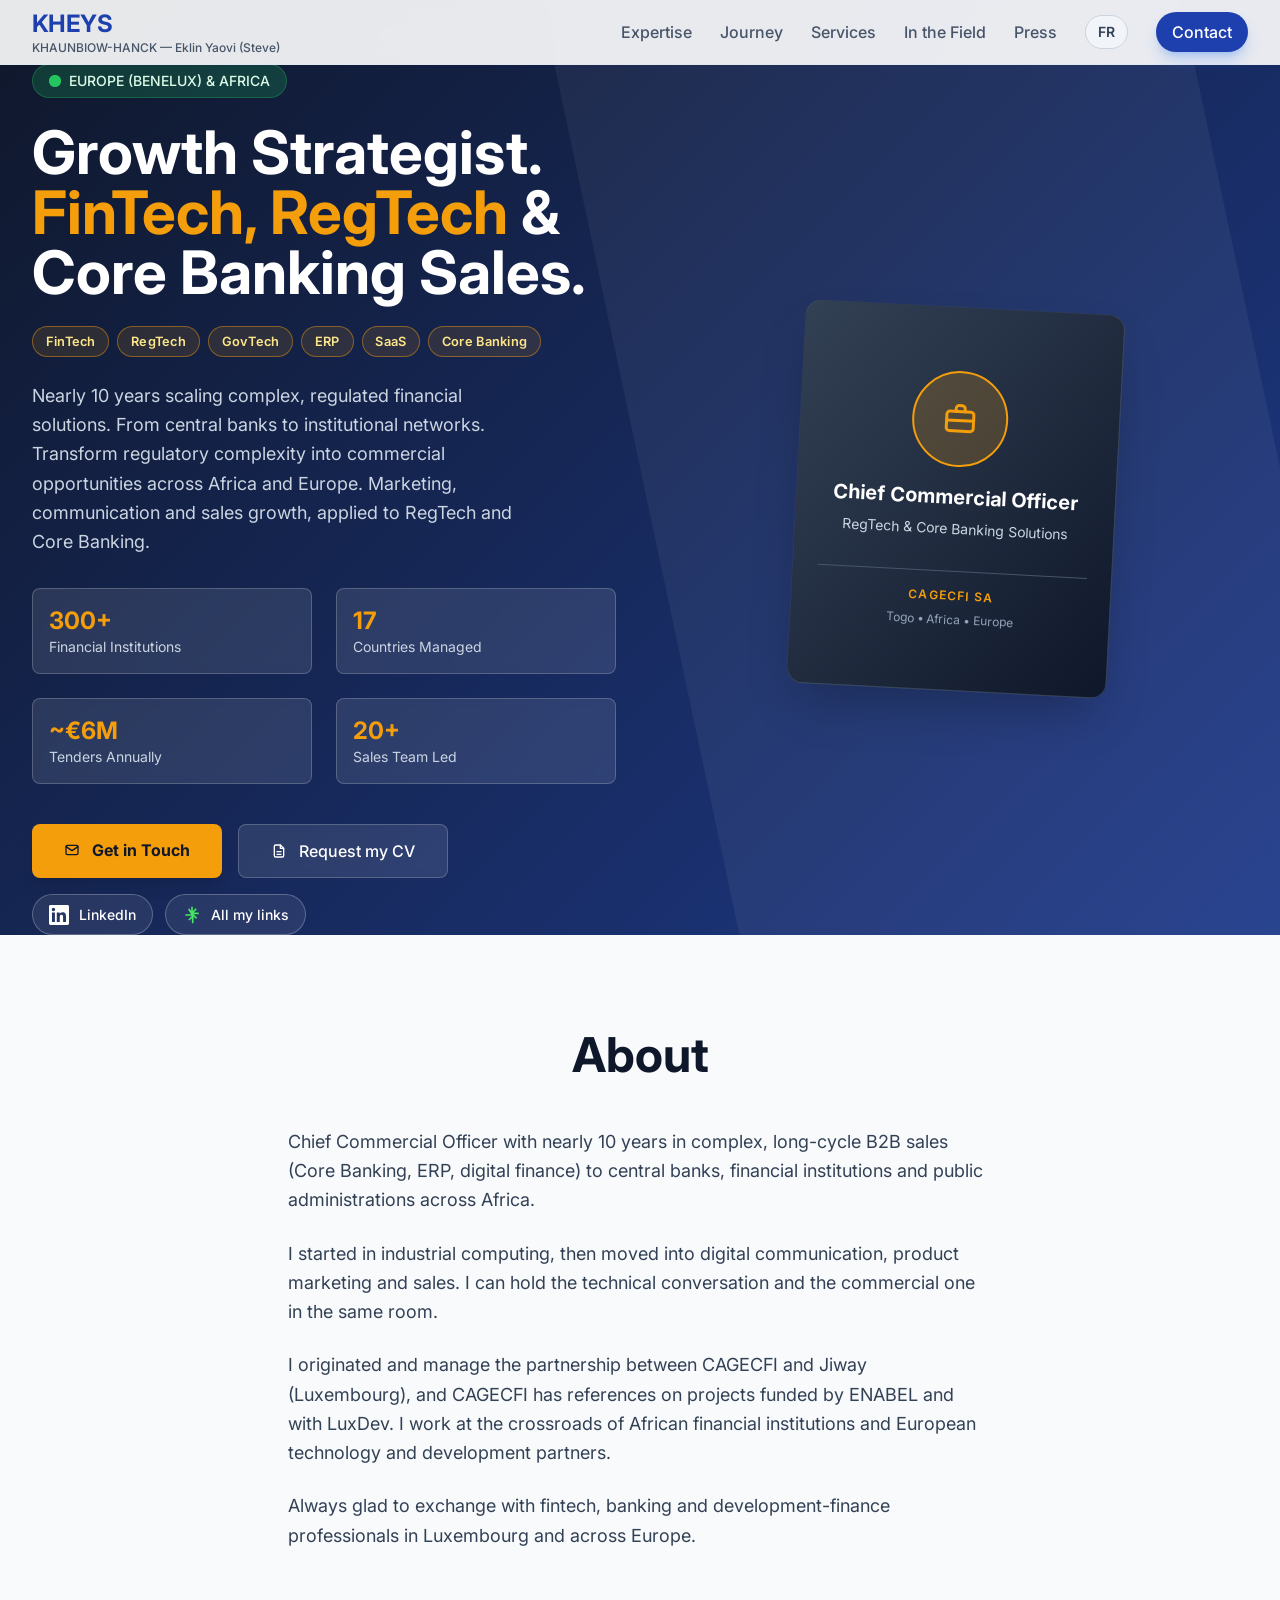
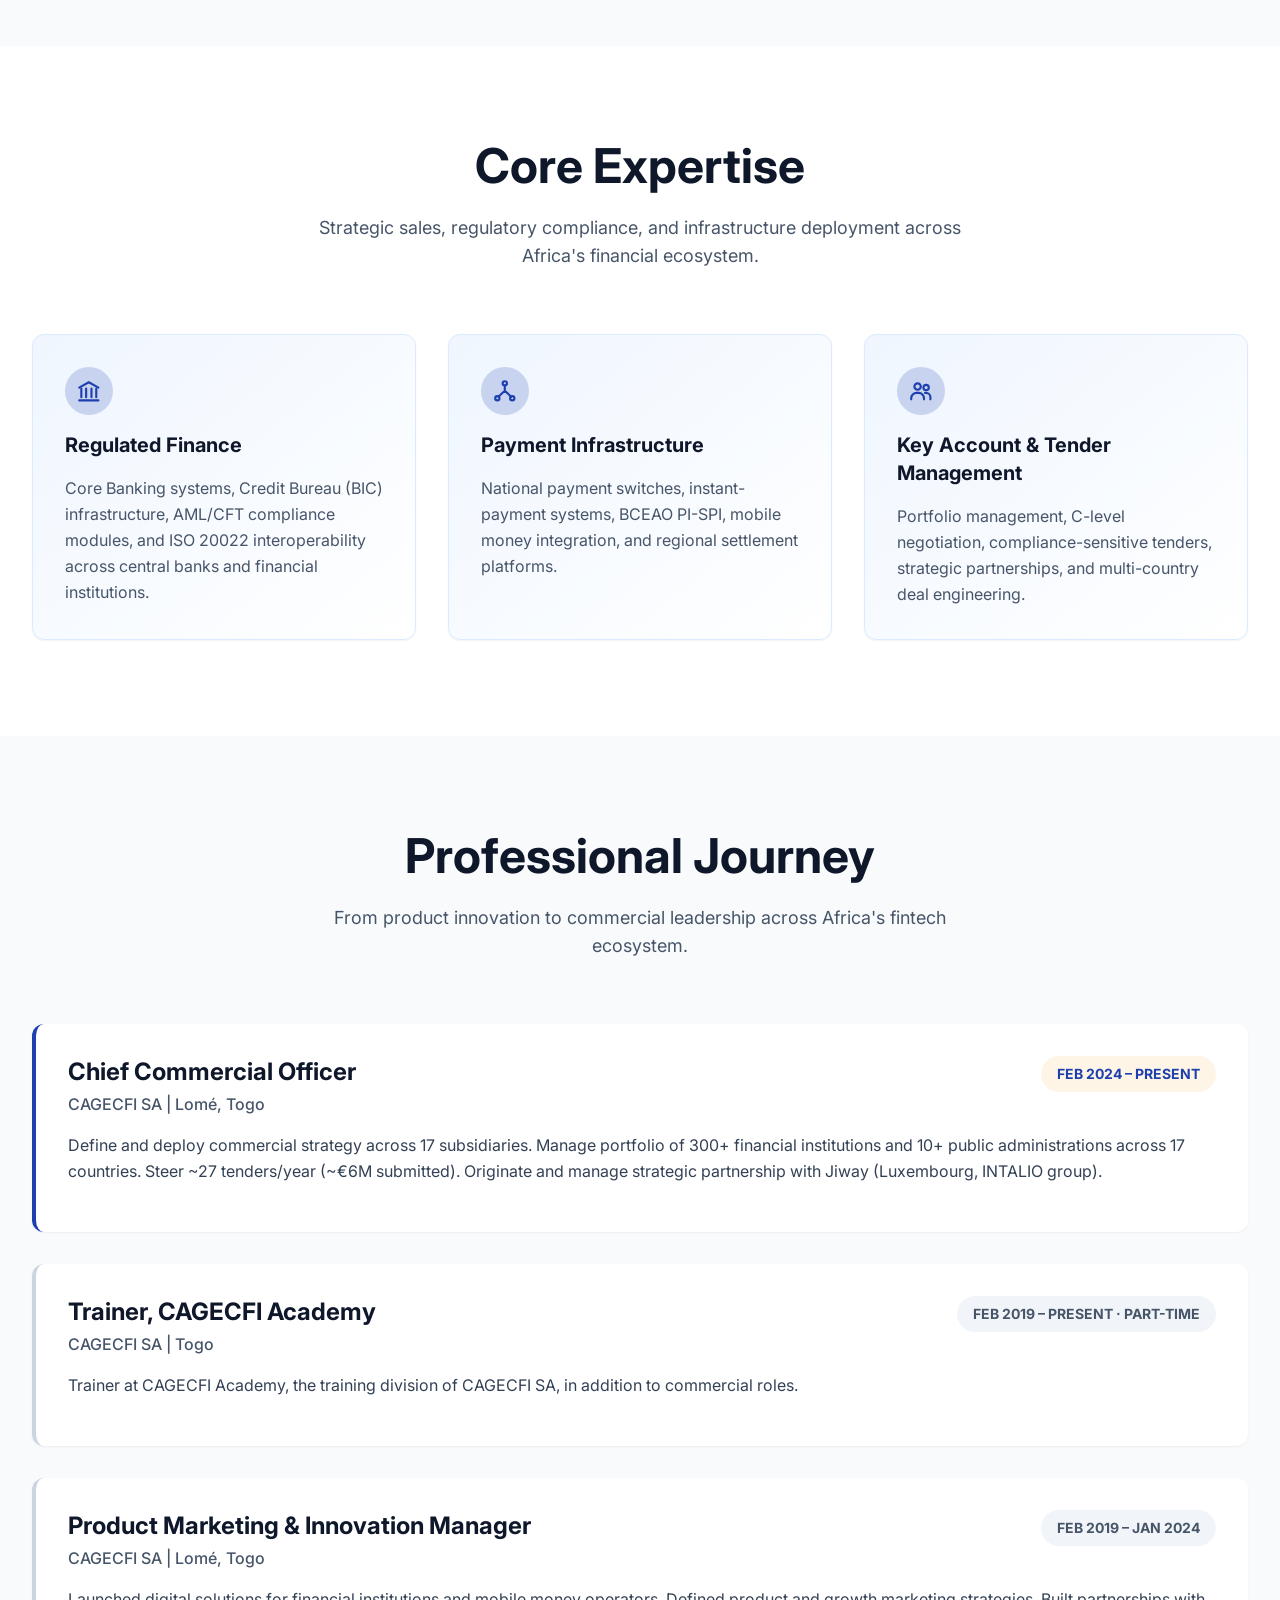
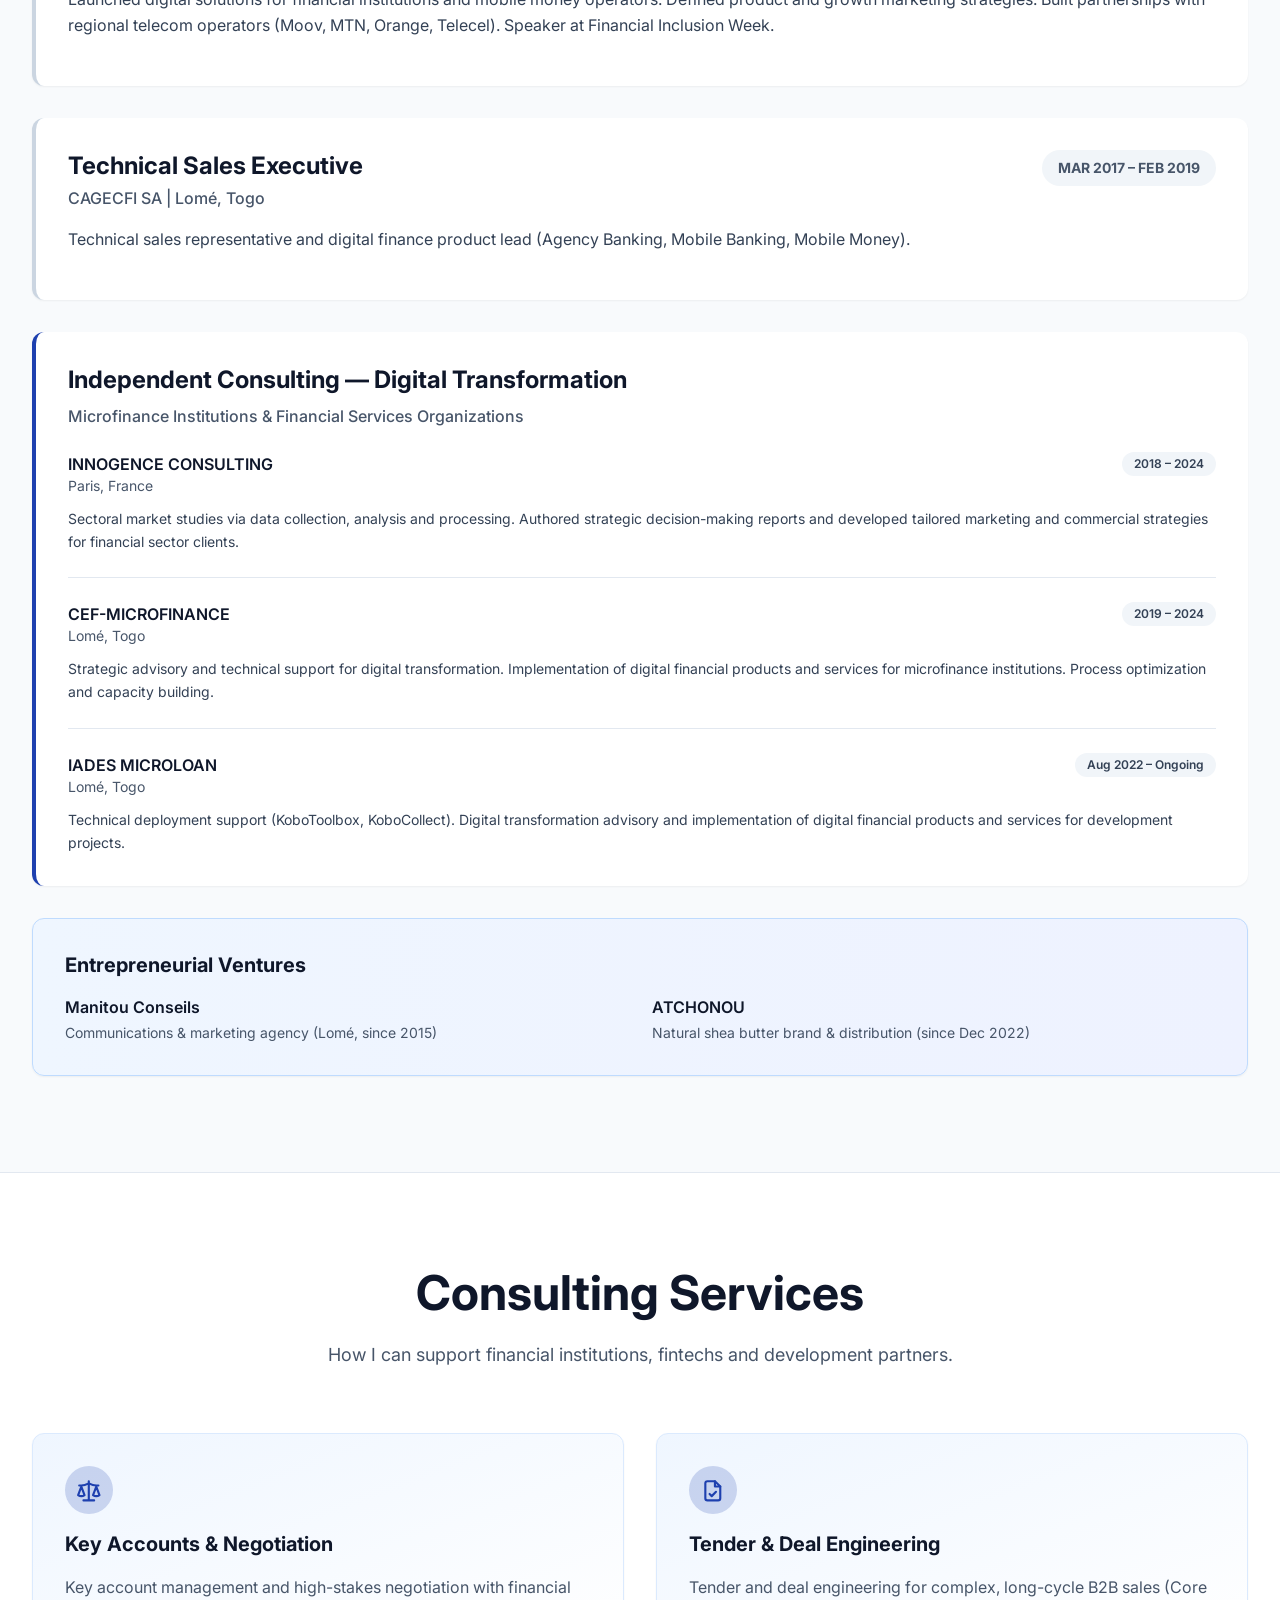
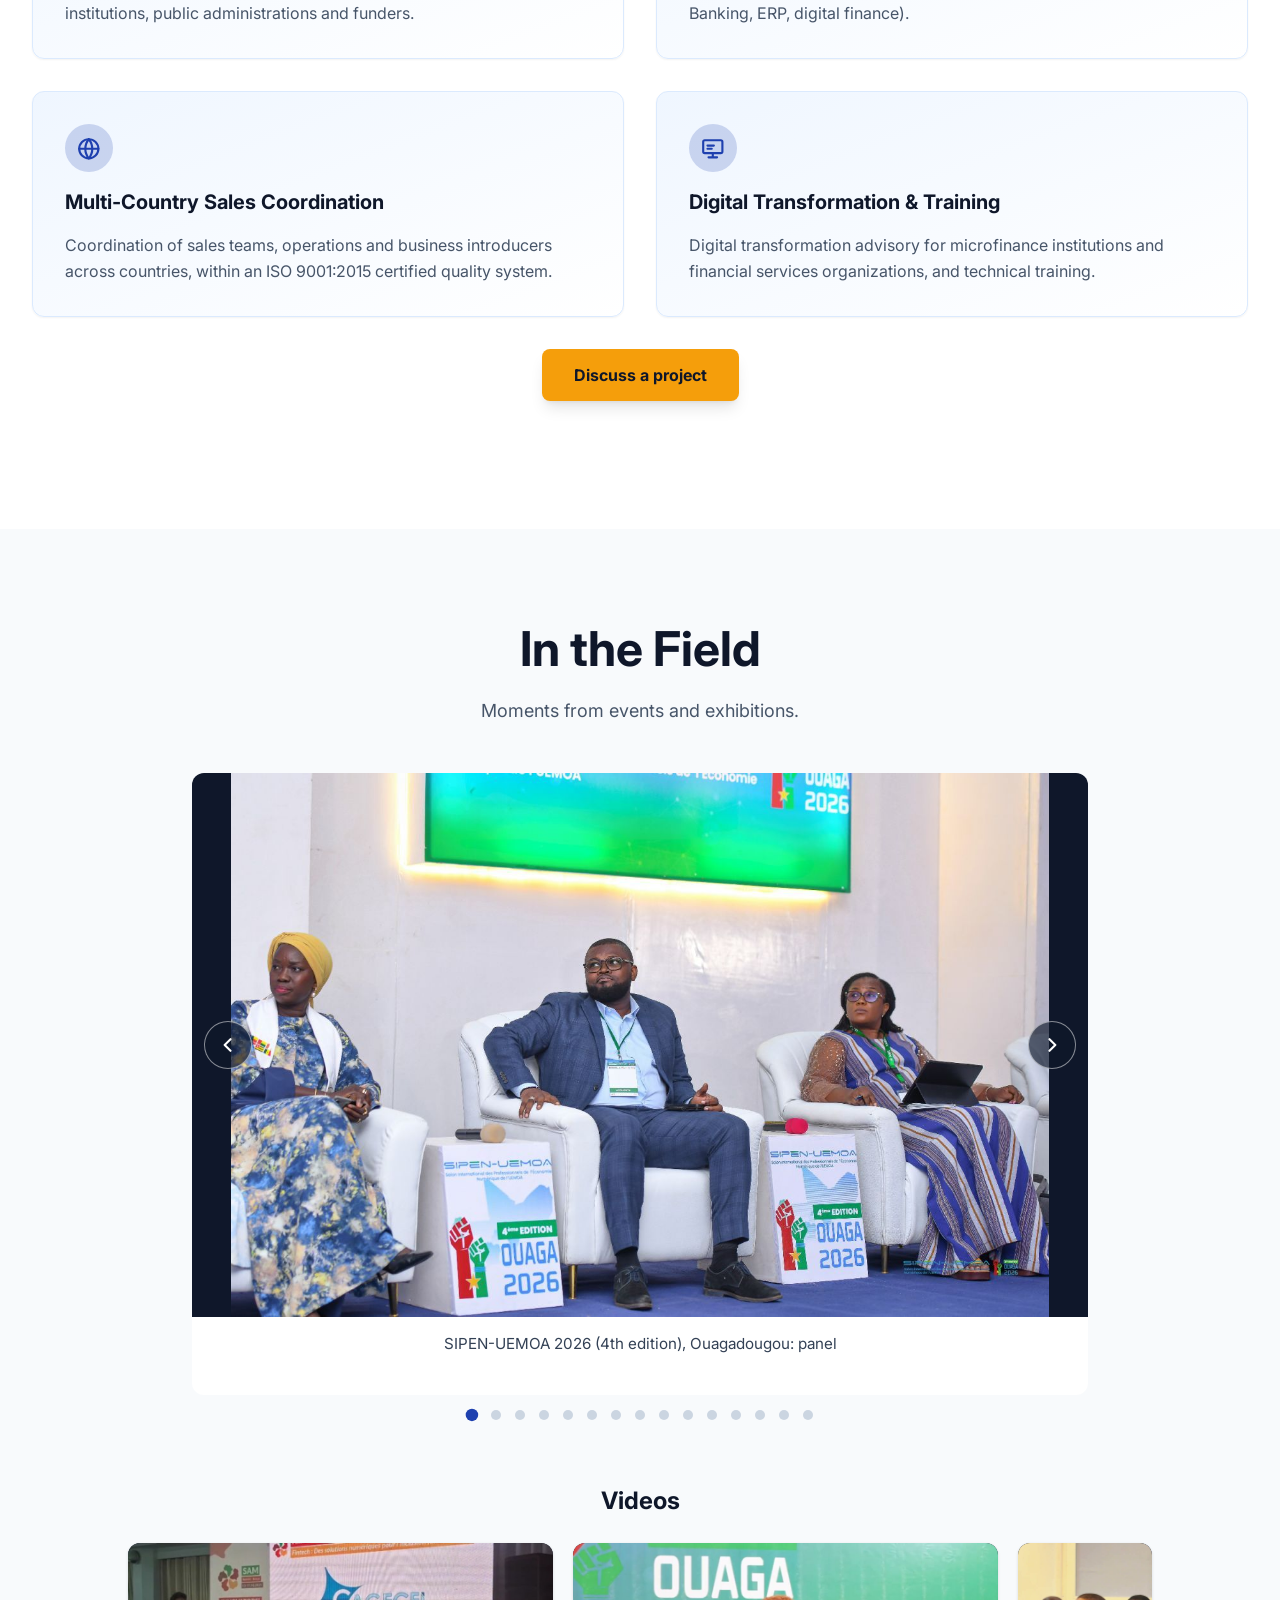
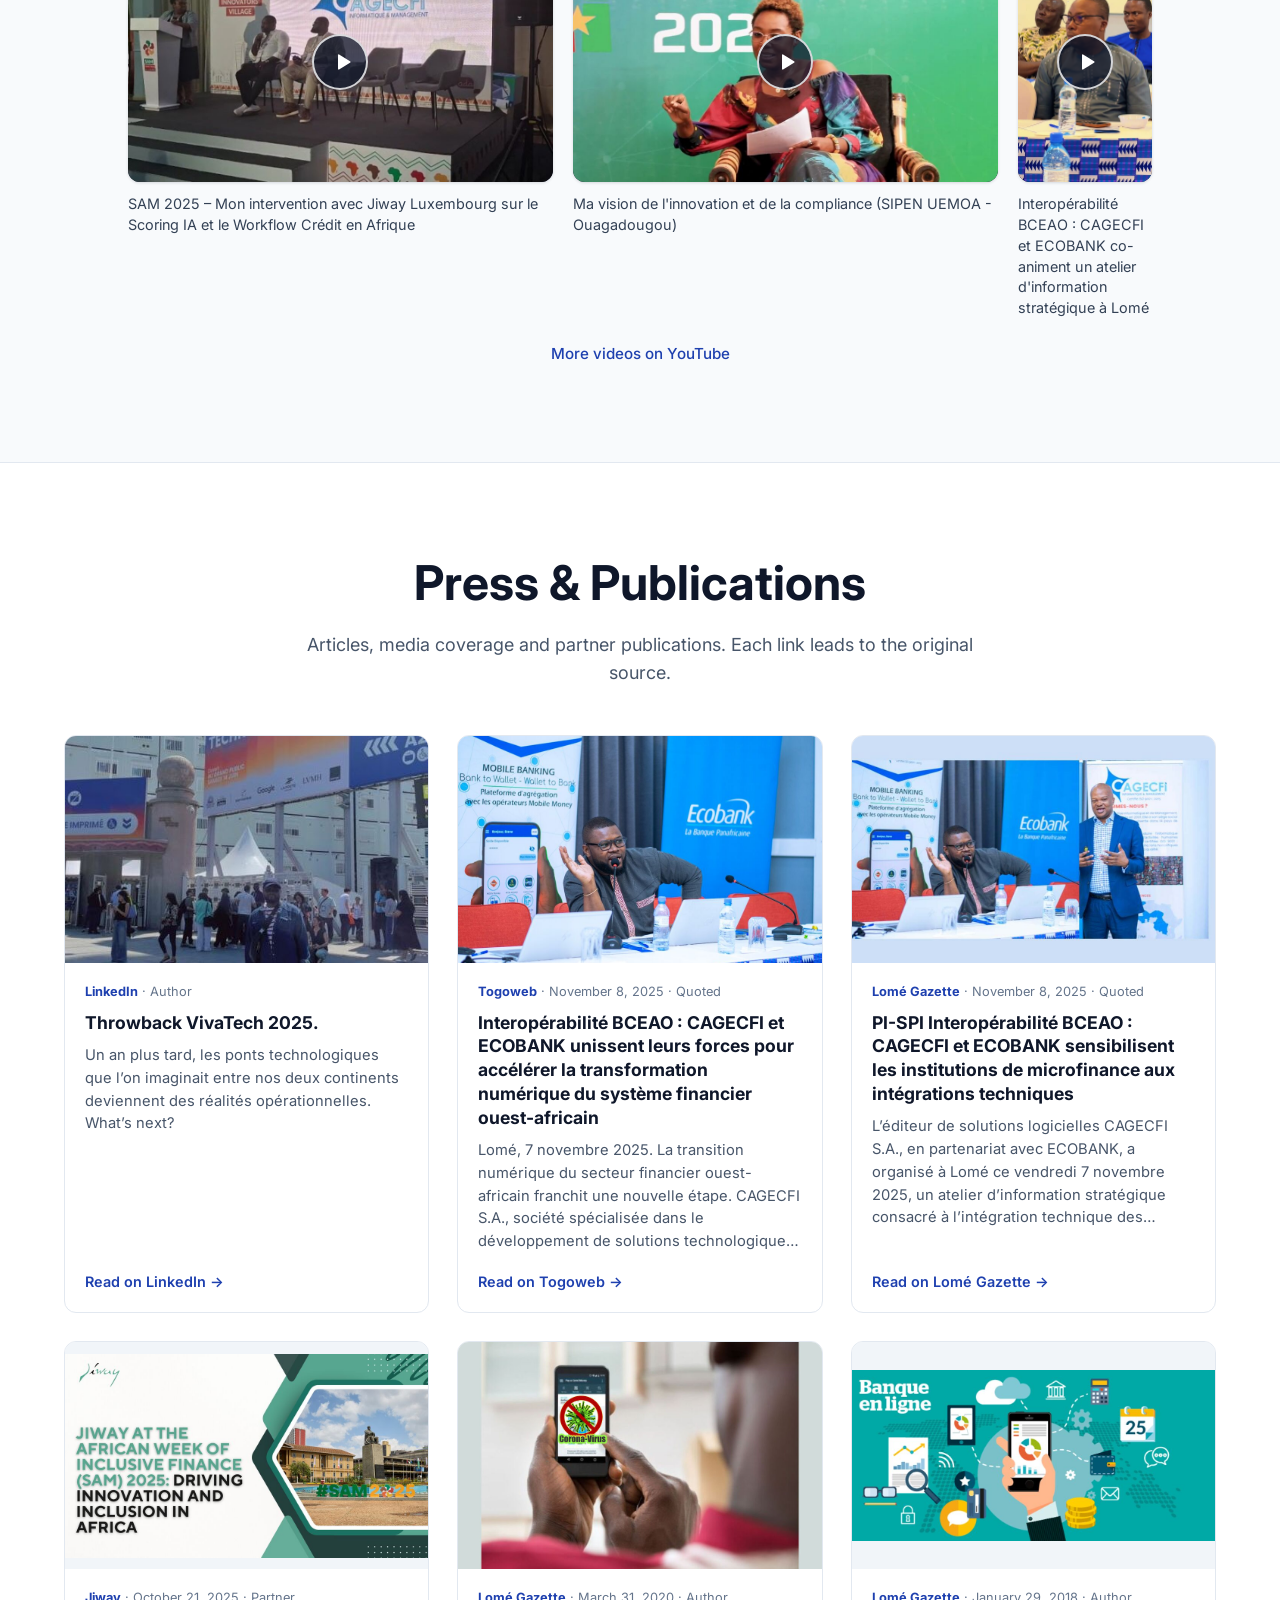
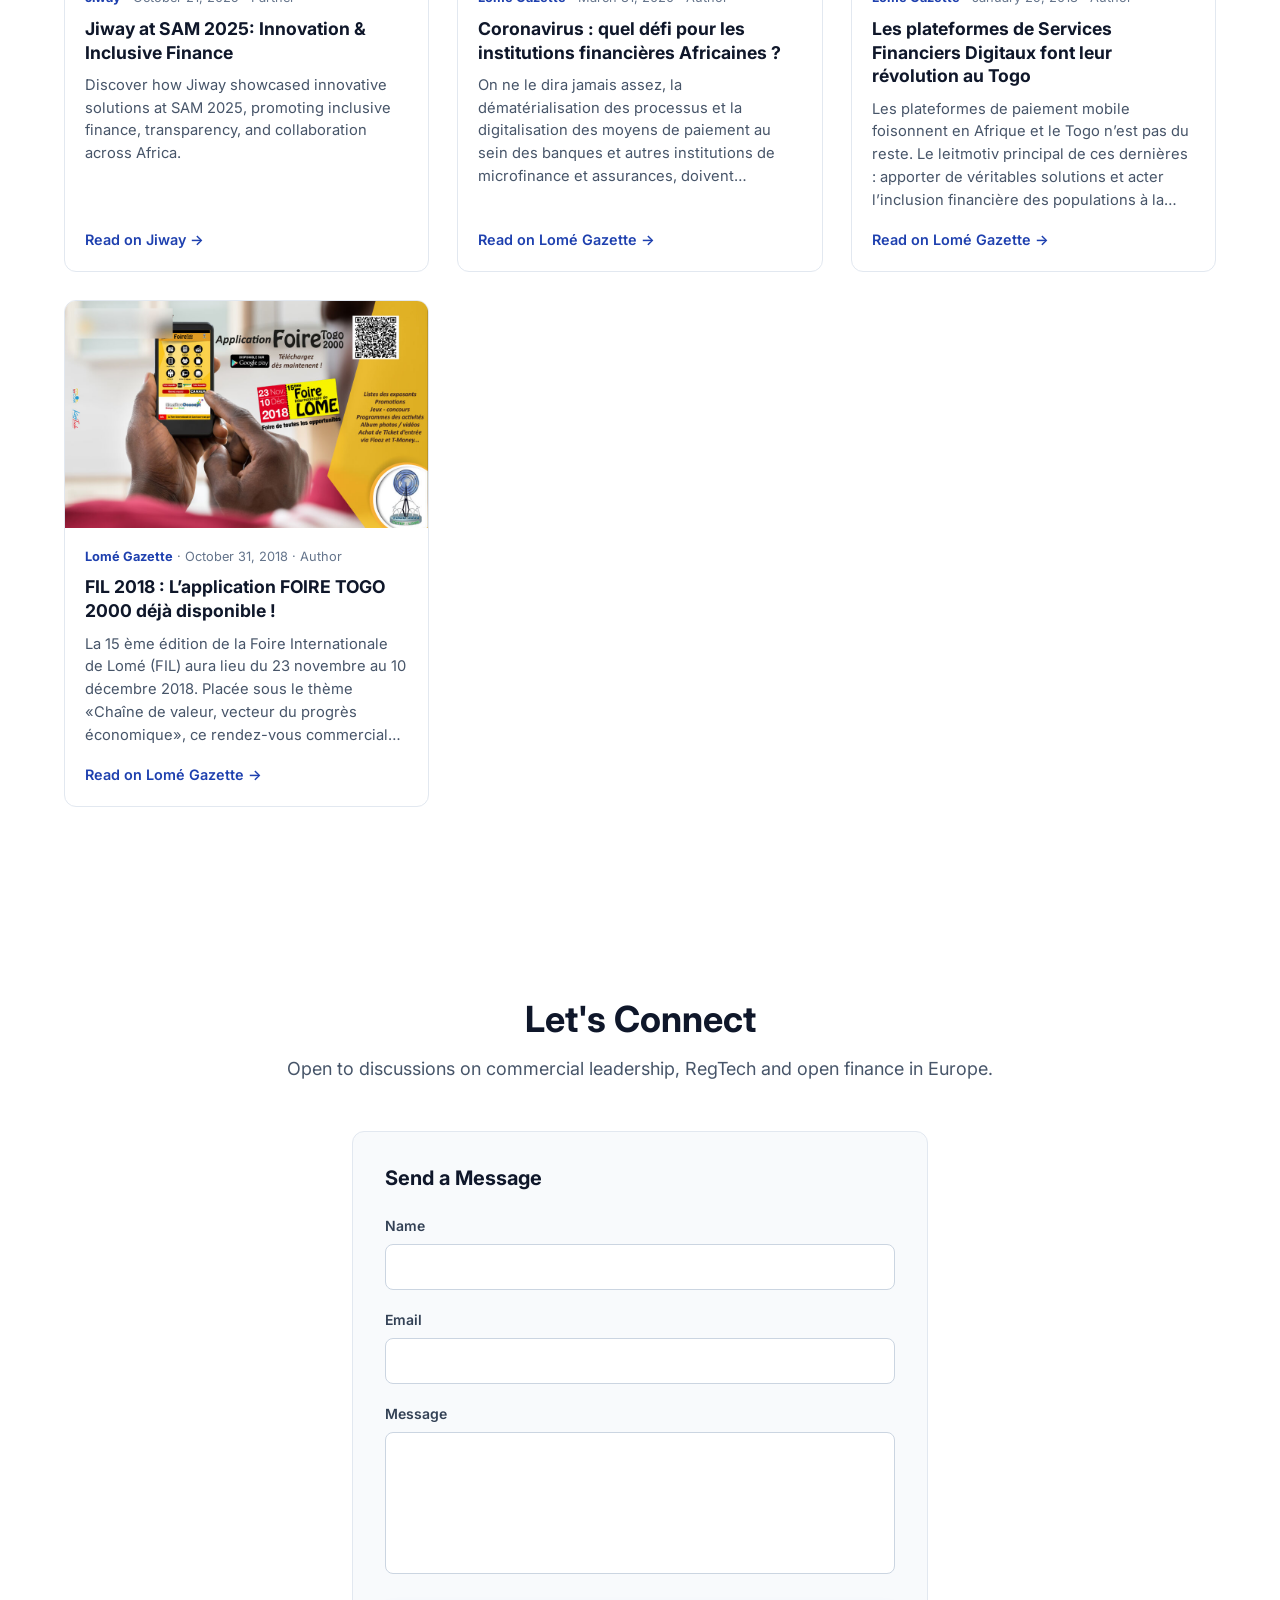
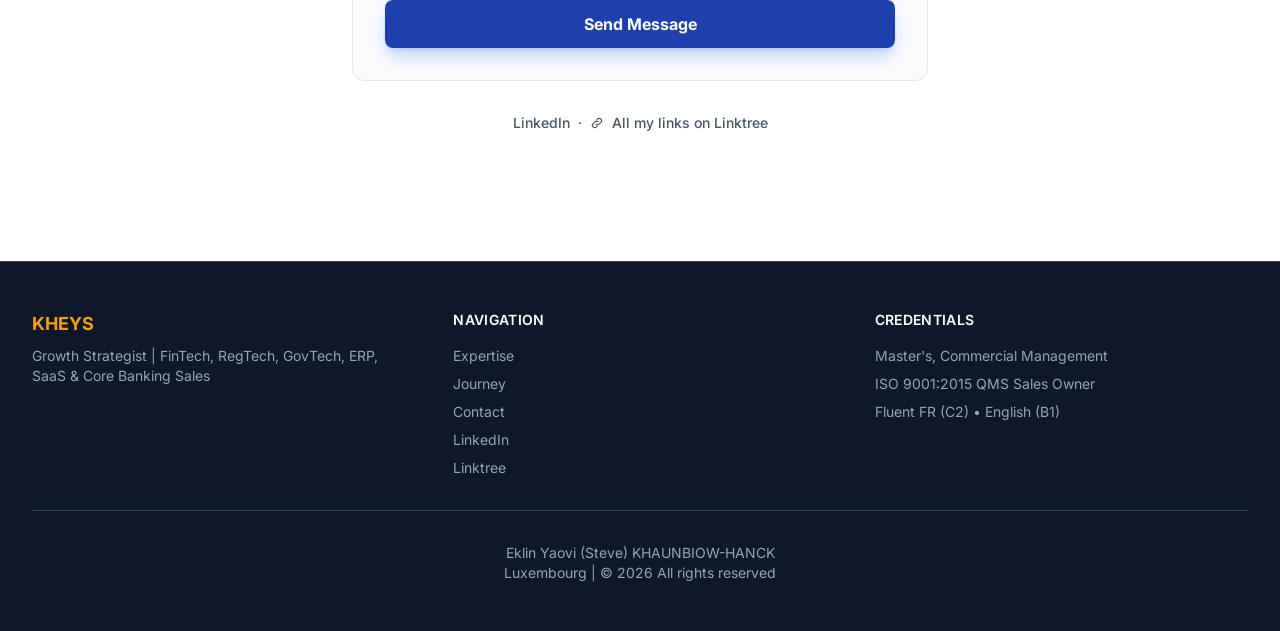
<file: index.html>
<!DOCTYPE html>
<html lang="en" class="scroll-smooth">
<head>
    <meta charset="UTF-8">
    <meta name="viewport" content="width=device-width, initial-scale=1.0">
    <title>Eklin Hanck (KHEYS) | Growth Strategist, FinTech &amp; RegTech</title>
    <meta name="description" content="Eklin Hanck (KHEYS), Chief Commercial Officer. Growth Strategist in FinTech, RegTech, GovTech, ERP, SaaS and Core Banking. Europe (Benelux) &amp; Africa.">
    <meta name="google-site-verification" content="TPv8vhyTlZAx7o1zCu3Puw0FShawob12BfHTSKN8UWM">
    <link rel="canonical" href="https://eklin-hanck.pro/">
    <meta name="theme-color" content="#0f172a">

    <!-- Partage (Open Graph / Twitter) -->
    <meta property="og:type" content="website">
    <meta property="og:site_name" content="KHEYS">
    <meta property="og:title" content="Eklin Hanck (KHEYS) | Growth Strategist, FinTech &amp; RegTech">
    <meta property="og:description" content="Eklin Hanck (KHEYS), Chief Commercial Officer. Growth Strategist in FinTech, RegTech, GovTech, ERP, SaaS and Core Banking. Europe (Benelux) &amp; Africa.">
    <meta property="og:url" content="https://eklin-hanck.pro/">
    <meta property="og:image" content="https://eklin-hanck.pro/og-image.png">
    <meta property="og:image:width" content="1200">
    <meta property="og:image:height" content="630">
    <meta property="og:locale" content="en_US">
    <meta property="og:locale:alternate" content="fr_FR">
    <meta name="twitter:card" content="summary_large_image">

    <link rel="icon" href="favicon.svg" type="image/svg+xml">
    <link rel="icon" href="favicon.ico" sizes="48x48">
    <link rel="apple-touch-icon" href="apple-touch-icon.png">

    <script type="application/ld+json">
{
  "@context": "https://schema.org",
  "@graph": [
    {
      "@type": "WebSite",
      "@id": "https://eklin-hanck.pro/#website",
      "url": "https://eklin-hanck.pro/",
      "name": "KHEYS",
      "inLanguage": [
        "en",
        "fr"
      ]
    },
    {
      "@type": "Person",
      "@id": "https://eklin-hanck.pro/#person",
      "name": "Eklin Yaovi KHAUNBIOW-HANCK",
      "alternateName": [
        "Eklin Hanck",
        "KHEYS"
      ],
      "url": "https://eklin-hanck.pro/",
      "jobTitle": "Chief Commercial Officer",
      "worksFor": {
        "@type": "Organization",
        "name": "CAGECFI SA"
      },
      "description": "Growth Strategist. FinTech, RegTech and Core Banking sales to central banks and regulated institutions.",
      "knowsAbout": [
        "FinTech",
        "RegTech",
        "GovTech",
        "ERP",
        "SaaS",
        "Core Banking",
        "Key account management",
        "Tender management",
        "Financial inclusion"
      ],
      "sameAs": [
        "https://www.linkedin.com/in/eklinhanck",
        "https://linktr.ee/eklin_hanck",
        "https://www.youtube.com/@khaunbiow-hanckeklinyaovi1310"
      ],
      "mainEntityOfPage": {
        "@id": "https://eklin-hanck.pro/#website"
      }
    }
  ]
}
    </script>

    <!-- Tailwind CSS (compilé) -->
    <link rel="stylesheet" href="tailwind.css?v=20261006">
    
    <!-- Google Fonts -->
    <link href="https://fonts.googleapis.com/css2?family=Inter:wght@300;400;600;700&display=swap" rel="stylesheet">

    <style>
        .fade-in-up {
            opacity: 0;
            transform: translateY(20px);
            transition: opacity 0.6s ease-out, transform 0.6s ease-out;
        }
        .visible {
            opacity: 1;
            transform: translateY(0);
        }
        .hero-bg {
            background: linear-gradient(135deg, #0f172a 0%, #1e3a8a 100%);
        }
        ::-webkit-scrollbar {
            width: 6px;
        }
        ::-webkit-scrollbar-track {
            background: #f1f5f9;
        }
        ::-webkit-scrollbar-thumb {
            background: #cbd5e1;
            border-radius: 3px;
        }
        html[lang="fr"] .inl [data-lang="fr"] { display: inline; }
        .ico { width: 1em; height: 1em; display: inline-block; vertical-align: -0.125em; flex: none; }
        .w-12 > .ico { font-size: 1.6rem; }
        .gal { position: relative; max-width: 56rem; margin: 0 auto; }
        .gal-track { display: flex; overflow-x: auto; scroll-snap-type: x mandatory; scroll-behavior: smooth; gap: 0; border-radius: 0.75rem; scrollbar-width: none; }
        .gal-track::-webkit-scrollbar { display: none; }
        .gal-track:focus-visible, .gal-nav:focus-visible, .gal-dot:focus-visible { outline: 2px solid #f59e0b; outline-offset: 2px; }
        .gal-slide { flex: 0 0 100%; scroll-snap-align: center; margin: 0; background: #fff; }
        .gal-frame { background: #0f172a; height: min(70vh, 34rem); display: flex; align-items: center; justify-content: center; }
        .gal-frame img { max-width: 100%; max-height: 100%; width: auto; height: auto; object-fit: contain; display: block; }
        .gal-slide figcaption { padding: 1rem 1.25rem; color: #334155; font-size: 0.95rem; line-height: 1.5; text-align: center; background: #fff; }
        .gal-nav { position: absolute; top: calc(min(70vh, 34rem) / 2 - 1.5rem); width: 3rem; height: 3rem; border-radius: 9999px; border: 1px solid rgba(255,255,255,0.5); background: rgba(15,23,42,0.65); color: #fff; display: flex; align-items: center; justify-content: center; cursor: pointer; font-size: 1.25rem; }
        .gal-nav:hover { background: rgba(15,23,42,0.85); }
        .gal-prev { left: 0.75rem; }
        .gal-next { right: 0.75rem; }
        .gal-dots { display: flex; flex-wrap: wrap; justify-content: center; gap: 0; padding-top: 0.5rem; }
        @media (max-width: 639px) { .gal-dots { max-width: 12rem; margin: 0 auto; } }
        .gal-dot { position: relative; width: 1.5rem; height: 1.5rem; border: 0; background: transparent; cursor: pointer; padding: 0; }
        .gal-dot::before { content: ""; position: absolute; inset: 0.425rem; border-radius: 9999px; background: #cbd5e1; }
        .gal-dot[aria-current="true"]::before { background: #1e40af; transform: scale(1.25); }
        @media (prefers-reduced-motion: reduce) { .gal-track { scroll-behavior: auto; } }
        .vid { max-width: 64rem; margin: 3.5rem auto 0; }
        .vid-h { text-align: center; font-size: 1.5rem; font-weight: 700; color: #0f172a; margin-bottom: 1.5rem; }
        .vid-grid { display: grid; grid-template-columns: 256fr 256fr 81fr; gap: 1.25rem; align-items: start; }
        .vid-card { min-width: 0; }
        .vid-media { position: relative; border-radius: 0.75rem; overflow: hidden; background: #0f172a; box-shadow: 0 1px 3px rgba(15,23,42,0.15); }
        .vid-landscape .vid-media { aspect-ratio: 16 / 9; }
        .vid-portrait .vid-media { aspect-ratio: 9 / 16; }
        .vid-play, .vid-media iframe { position: absolute; inset: 0; width: 100%; height: 100%; border: 0; display: block; }
        .vid-play img { width: 100%; height: 100%; object-fit: cover; display: block; transition: transform 0.3s; }
        .vid-play:hover img { transform: scale(1.03); }
        .vid-btn { position: absolute; left: 50%; top: 50%; width: 3.5rem; height: 3.5rem; margin: -1.75rem 0 0 -1.75rem; border-radius: 9999px; background: rgba(15,23,42,0.75); color: #fff; border: 2px solid rgba(255,255,255,0.8); display: flex; align-items: center; justify-content: center; transition: background 0.2s; }
        .vid-btn .vid-icon { width: 1.5rem; height: 1.5rem; margin-left: 0.15rem; }
        .vid-play:hover .vid-btn { background: #1e40af; }
        .vid-play:focus-visible { outline: 3px solid #f59e0b; outline-offset: -3px; }
        .vid-title { margin-top: 0.75rem; font-size: 0.9rem; line-height: 1.45; color: #334155; }
        .vid-more { text-align: center; margin-top: 1.5rem; font-size: 0.95rem; }
        .vid-more a { color: #1e40af; font-weight: 500; }
        .vid-more a:hover { text-decoration: underline; }
        @media (max-width: 760px) {
            .vid-grid { grid-template-columns: 1fr; gap: 1.75rem; }
            .vid-portrait { max-width: 15rem; margin: 0 auto; }
        }
        @media (prefers-reduced-motion: reduce) { .vid-play img, .vid-btn { transition: none; } .vid-play:hover img { transform: none; } }
        .press-grid { display: grid; grid-template-columns: repeat(auto-fit, minmax(min(100%, 19rem), 1fr)); gap: 1.75rem; max-width: 72rem; margin: 0 auto; }
        .press-card { display: flex; flex-direction: column; background: #fff; border: 1px solid #e2e8f0; border-radius: 0.75rem; overflow: hidden; transition: box-shadow 0.2s; min-width: 0; }
        .press-card:hover { box-shadow: 0 10px 24px rgba(15,23,42,0.12); }
        .press-img { display: block; aspect-ratio: 16 / 10; background: #e2e8f0; overflow: hidden; }
        .press-img img { width: 100%; height: 100%; object-fit: cover; display: block; }
        .press-fit { background: #f1f5f9; }
        .press-fit img { object-fit: contain; }
        .press-body { display: flex; flex-direction: column; gap: 0.6rem; padding: 1.25rem; flex: 1; }
        .press-meta { font-size: 0.8rem; color: #64748b; line-height: 1.4; }
        .press-src { font-weight: 700; color: #1e40af; }
        .press-title { font-size: 1.1rem; line-height: 1.35; font-weight: 700; color: #0f172a; }
        .press-title a { color: inherit; text-decoration: none; }
        .press-title a:hover { color: #1e40af; text-decoration: underline; }
        .press-lead { font-size: 0.92rem; line-height: 1.55; color: #475569; display: -webkit-box; -webkit-line-clamp: 5; -webkit-box-orient: vertical; overflow: hidden; }
        .press-more { margin-top: auto; padding-top: 0.5rem; font-size: 0.9rem; font-weight: 600; color: #1e40af; text-decoration: none; }
        .press-more:hover { text-decoration: underline; }
        .press-card a:focus-visible { outline: 2px solid #f59e0b; outline-offset: 2px; }
        .press-meta [data-lang], .press-more [data-lang] { display: none; }
        html[lang="en"] .press-meta [data-lang="en"], html[lang="en"] .press-more [data-lang="en"] { display: inline; }
        html[lang="fr"] .press-meta [data-lang="fr"], html[lang="fr"] .press-more [data-lang="fr"] { display: inline; }
        .chips { display: flex; flex-wrap: wrap; gap: 0.5rem; list-style: none; padding: 0; margin: 0 0 1.5rem; }
        .chips li { padding: 0.3rem 0.8rem; border-radius: 9999px; font-size: 0.8rem; font-weight: 600; letter-spacing: 0.02em; color: #fde68a; background: rgba(245,158,11,0.12); border: 1px solid rgba(245,158,11,0.45); }
        .nav-d { display: none; align-items: center; gap: 1.75rem; }
        .nav-m { display: flex; align-items: center; }
        @media (min-width: 1024px) { .nav-d { display: flex; } .nav-m, #mobile-menu { display: none !important; } }
        section[id], #contact { scroll-margin-top: 4.5rem; }
        .about-col { max-width: 44rem; margin: 0 auto; }
        html[lang="fr"] .cta-c [data-lang="fr"] { display: inline-block; }
        .cta-c [data-lang="en"] { display: inline-block; }
        html[lang="fr"] .cta-c [data-lang="en"] { display: none; }
        .lt-row { display: flex; flex-wrap: wrap; gap: 0.75rem; }
        .lt-btn {
            display: inline-flex; align-items: center; gap: 0.6rem;
            padding: 0.55rem 1rem; border-radius: 9999px; cursor: pointer; text-decoration: none;
            color: #fff; font: inherit; font-size: 0.875rem; font-weight: 500;
            background: rgba(255,255,255,0.08); border: 1px solid rgba(255,255,255,0.25);
            transition: background 0.2s;
        }
        .lt-btn:hover { background: rgba(255,255,255,0.18); }
        .lt-btn:focus-visible { outline: 2px solid #f59e0b; outline-offset: 2px; }
        .lt-logo { width: 1.25rem; height: 1.25rem; flex: none; }
        @media (prefers-reduced-motion: reduce) { .lt-btn { transition: none; } }
        [data-lang="fr"] {
            display: none;
        }
        html[lang="fr"] [data-lang="fr"] {
            display: block;
        }
        html[lang="fr"] [data-lang="en"] {
            display: none;
        }
    </style>
</head>
<body class="bg-slate-50 text-slate-800 font-sans antialiased">

    <!-- NAVIGATION -->
    <nav class="fixed w-full z-50 bg-white/90 backdrop-blur-md shadow-sm border-b border-slate-200">
        <div class="max-w-7xl mx-auto px-4 sm:px-6 lg:px-8">
            <div class="flex justify-between h-16 items-center">
                <div class="flex-shrink-0 flex flex-col items-start">
                    <span class="font-bold text-2xl text-brand-primary tracking-tight">KHEYS</span>
                    <span class="text-xs text-slate-600 font-medium">KHAUNBIOW-HANCK — Eklin Yaovi (Steve)</span>
                </div>
                <div class="nav-d">
                    <a href="#expertise" class="text-slate-600 hover:text-brand-primary transition font-medium" data-lang="en">Expertise</a>
                    <a href="#expertise" class="text-slate-600 hover:text-brand-primary transition font-medium" data-lang="fr">Expertise</a>
                    
                    <a href="#parcours" class="text-slate-600 hover:text-brand-primary transition font-medium" data-lang="en">Journey</a>
                    <a href="#parcours" class="text-slate-600 hover:text-brand-primary transition font-medium" data-lang="fr">Parcours</a>
                    
                    <a href="#services" class="text-slate-600 hover:text-brand-primary transition font-medium" data-lang="en">Services</a>
                    <a href="#services" class="text-slate-600 hover:text-brand-primary transition font-medium" data-lang="fr">Services</a>

                    <a href="#gallery" class="text-slate-600 hover:text-brand-primary transition font-medium" data-lang="en">In the Field</a>
                    <a href="#gallery" class="text-slate-600 hover:text-brand-primary transition font-medium" data-lang="fr">Sur le terrain</a>

                    <a href="#press" class="text-slate-600 hover:text-brand-primary transition font-medium" data-lang="en">Press</a>
                    <a href="#press" class="text-slate-600 hover:text-brand-primary transition font-medium" data-lang="fr">Presse</a>

                    <button id="lang-toggle" class="px-3 py-1.5 bg-slate-100 hover:bg-slate-200 rounded-full text-sm font-semibold text-slate-700 transition border border-slate-300">
                        FR
                    </button>
                    
                    <a href="#contact" class="px-4 py-2 rounded-full bg-brand-primary text-white font-medium hover:bg-blue-700 transition shadow-lg shadow-blue-500/30">
                        Contact
                    </a>
                </div>
                <div class="nav-m">
                    <button id="mobile-menu-btn" type="button" aria-label="Menu" aria-controls="mobile-menu" aria-expanded="false" class="text-slate-600 hover:text-brand-primary focus:outline-none">
                        <svg class="ico text-2xl" viewBox="0 0 24 24" fill="none" stroke="currentColor" stroke-width="2" stroke-linecap="round" stroke-linejoin="round" aria-hidden="true" focusable="false"><path d="M4 6h16M4 12h16M4 18h16"/></svg>
                    </button>
                </div>
            </div>
        </div>
        <!-- Mobile Menu -->
        <div id="mobile-menu" class="hidden bg-white border-t">
            <a href="#expertise" class="block px-4 py-3 text-slate-600 hover:bg-slate-50" data-lang="en">Expertise</a>
            <a href="#expertise" class="block px-4 py-3 text-slate-600 hover:bg-slate-50" data-lang="fr">Expertise</a>
            <a href="#parcours" class="block px-4 py-3 text-slate-600 hover:bg-slate-50" data-lang="en">Journey</a>
            <a href="#parcours" class="block px-4 py-3 text-slate-600 hover:bg-slate-50" data-lang="fr">Parcours</a>
            <a href="#services" class="block px-4 py-3 text-slate-600 hover:bg-slate-50" data-lang="en">Services</a>
            <a href="#services" class="block px-4 py-3 text-slate-600 hover:bg-slate-50" data-lang="fr">Services</a>
            <a href="#gallery" class="block px-4 py-3 text-slate-600 hover:bg-slate-50" data-lang="en">In the Field</a>
            <a href="#gallery" class="block px-4 py-3 text-slate-600 hover:bg-slate-50" data-lang="fr">Sur le terrain</a>
            <a href="#press" class="block px-4 py-3 text-slate-600 hover:bg-slate-50" data-lang="en">Press</a>
            <a href="#press" class="block px-4 py-3 text-slate-600 hover:bg-slate-50" data-lang="fr">Presse</a>
            <a href="#contact" class="block px-4 py-3 text-brand-primary font-bold hover:bg-slate-50">Contact</a>
        </div>
    </nav>

    <!-- HERO SECTION -->
    <main id="main">
    <section class="hero-bg min-h-screen flex items-center pt-16 relative overflow-hidden">
        <div class="absolute top-0 right-0 w-1/2 h-full bg-white/5 skew-x-12 pointer-events-none"></div>
        
        <div class="max-w-7xl mx-auto px-4 sm:px-6 lg:px-8 relative z-10 w-full">
            <div class="grid md:grid-cols-2 gap-12 items-center">
                <div class="text-white fade-in-up">
                    <!-- Status Badge -->
                    <div class="inline-flex items-center gap-2 bg-green-500/20 border border-green-500/30 rounded-full px-4 py-1.5 mb-6 backdrop-blur-sm">
                        <span class="relative flex h-3 w-3">
                          <span class="animate-ping absolute inline-flex h-full w-full rounded-full bg-green-400 opacity-75"></span>
                          <span class="relative inline-flex rounded-full h-3 w-3 bg-green-500"></span>
                        </span>
                        <span class="text-sm font-medium text-green-100">EUROPE (BENELUX) &amp; AFRICA</span>
                    </div>

                    <!-- Hero Title EN -->
                    <h1 class="text-4xl md:text-5xl lg:text-6xl font-bold leading-tight mb-6" data-lang="en">
                        Growth Strategist. <span class="text-brand-accent">FinTech, RegTech</span> & Core Banking Sales.
                    </h1>
                    <!-- Hero Title FR -->
                    <h1 class="text-4xl md:text-5xl lg:text-6xl font-bold leading-tight mb-6" data-lang="fr">
                        Stratège de Croissance. <span class="text-brand-accent">FinTech, RegTech</span> & Ventes Core Banking.
                    </h1>

                    <ul class="chips" aria-label="Domains">
                        <li>FinTech</li><li>RegTech</li><li>GovTech</li><li>ERP</li><li>SaaS</li><li>Core Banking</li>
                    </ul>

                    <!-- Hero Subtitle EN -->
                    <p class="text-lg text-slate-300 mb-8 max-w-lg leading-relaxed" data-lang="en">
                        Nearly 10 years scaling complex, regulated financial solutions. From central banks to institutional networks. Transform regulatory complexity into commercial opportunities across Africa and Europe. Marketing, communication and sales growth, applied to RegTech and Core Banking.
                    </p>
                    <!-- Hero Subtitle FR -->
                    <p class="text-lg text-slate-300 mb-8 max-w-lg leading-relaxed" data-lang="fr">
                        Près de 10 ans dans le déploiement de solutions financières complexes et régulées. Des banques centrales aux réseaux institutionnels. Transforme la complexité réglementaire en opportunités commerciales à travers l'Afrique et l'Europe. Marketing, communication et croissance commerciale, appliqués à la RegTech et au Core Banking.
                    </p>

                    <!-- Key Metrics -->
                    <div class="grid grid-cols-2 gap-6 mb-10">
                        <div class="bg-white/10 backdrop-blur-sm rounded-lg p-4 border border-white/20">
                            <p class="text-brand-accent font-bold text-2xl">300+</p>
                            <p class="text-slate-300 text-sm" data-lang="en">Financial Institutions</p>
                            <p class="text-slate-300 text-sm" data-lang="fr">Institutions Financières</p>
                        </div>
                        <div class="bg-white/10 backdrop-blur-sm rounded-lg p-4 border border-white/20">
                            <p class="text-brand-accent font-bold text-2xl">17</p>
                            <p class="text-slate-300 text-sm" data-lang="en">Countries Managed</p>
                            <p class="text-slate-300 text-sm" data-lang="fr">Pays Gérés</p>
                        </div>
                        <div class="bg-white/10 backdrop-blur-sm rounded-lg p-4 border border-white/20">
                            <p class="text-brand-accent font-bold text-2xl">~€6M</p>
                            <p class="text-slate-300 text-sm" data-lang="en">Tenders Annually</p>
                            <p class="text-slate-300 text-sm" data-lang="fr">Appels d'Offres Annuels</p>
                        </div>
                        <div class="bg-white/10 backdrop-blur-sm rounded-lg p-4 border border-white/20">
                            <p class="text-brand-accent font-bold text-2xl">20+</p>
                            <p class="text-slate-300 text-sm" data-lang="en">Sales Team Led</p>
                            <p class="text-slate-300 text-sm" data-lang="fr">Équipe Commerciale</p>
                        </div>
                    </div>

                    <div class="flex flex-col sm:flex-row gap-4">
                        <a href="#contact" class="px-8 py-3.5 rounded-lg bg-brand-accent text-brand-dark font-bold hover:bg-amber-400 transition shadow-lg text-center group" data-lang="en">
                            <svg class="ico mr-2" viewBox="0 0 24 24" fill="none" stroke="currentColor" stroke-width="2" stroke-linecap="round" stroke-linejoin="round" aria-hidden="true" focusable="false"><rect x="3" y="5" width="18" height="14" rx="2"/><path d="M3 7l9 6 9-6"/></svg> Get in Touch
                        </a>
                        <a href="#contact" class="px-8 py-3.5 rounded-lg bg-brand-accent text-brand-dark font-bold hover:bg-amber-400 transition shadow-lg text-center group" data-lang="fr">
                            <svg class="ico mr-2" viewBox="0 0 24 24" fill="none" stroke="currentColor" stroke-width="2" stroke-linecap="round" stroke-linejoin="round" aria-hidden="true" focusable="false"><rect x="3" y="5" width="18" height="14" rx="2"/><path d="M3 7l9 6 9-6"/></svg> Me Contacter
                        </a>
                        
                        <a href="#contact" data-cv-request class="px-8 py-3.5 rounded-lg bg-white/10 border border-white/20 text-white font-medium hover:bg-white/20 transition backdrop-blur-sm text-center" data-lang="en">
                            <svg class="ico mr-2" viewBox="0 0 24 24" fill="none" stroke="currentColor" stroke-width="2" stroke-linecap="round" stroke-linejoin="round" aria-hidden="true" focusable="false"><path d="M14 3H7a2 2 0 0 0-2 2v14a2 2 0 0 0 2 2h10a2 2 0 0 0 2-2V8z"/><path d="M14 3v5h5M9 13h6M9 17h6"/></svg> Request my CV
                        </a>
                        <a href="#contact" data-cv-request class="px-8 py-3.5 rounded-lg bg-white/10 border border-white/20 text-white font-medium hover:bg-white/20 transition backdrop-blur-sm text-center" data-lang="fr">
                            <svg class="ico mr-2" viewBox="0 0 24 24" fill="none" stroke="currentColor" stroke-width="2" stroke-linecap="round" stroke-linejoin="round" aria-hidden="true" focusable="false"><path d="M14 3H7a2 2 0 0 0-2 2v14a2 2 0 0 0 2 2h10a2 2 0 0 0 2-2V8z"/><path d="M14 3v5h5M9 13h6M9 17h6"/></svg> Demander mon CV
                        </a>
                    </div>
                    <div class="pt-4 lt-row">
                        <a href="https://www.linkedin.com/in/eklinhanck" target="_blank" rel="noopener noreferrer" class="lt-btn">
                            <svg class="lt-logo" viewBox="0 0 24 24" aria-hidden="true" focusable="false"><path fill="#ffffff" d="M20.447 20.452h-3.554v-5.569c0-1.328-.027-3.037-1.852-3.037-1.853 0-2.136 1.445-2.136 2.939v5.667H9.351V9h3.414v1.561h.046c.477-.9 1.637-1.85 3.37-1.85 3.601 0 4.267 2.37 4.267 5.455v6.286zM5.337 7.433a2.062 2.062 0 1 1 0-4.125 2.062 2.062 0 0 1 0 4.125zM7.119 20.452H3.555V9h3.564v11.452zM22.225 0H1.771C.792 0 0 .774 0 1.729v20.542C0 23.227.792 24 1.771 24h20.451C23.2 24 24 23.227 24 22.271V1.729C24 .774 23.2 0 22.222 0z"/></svg>
                            <span>LinkedIn</span>
                        </a>
                        <a href="https://linktr.ee/eklin_hanck" target="_blank" rel="noopener noreferrer" class="lt-btn">
                            <svg class="lt-logo" viewBox="0 0 24 24" aria-hidden="true" focusable="false"><path d="M11 2h2v5.2l3.3-3.3 1.4 1.4-3.7 3.7H20v2h-6.1l4.3 4.3-1.4 1.4-2.9-2.9V22h-2v-6.2l-2.9 2.9-1.4-1.4 4.3-4.3H4v-2h6.9L7.2 5.3l1.4-1.4L11 7.2z" fill="#43e660"/></svg>
                            <span data-lang="en">All my links</span><span data-lang="fr">Tous mes liens</span>
                        </a>
                    </div>
                </div>
                
                <div class="relative hidden md:block fade-in-up">
                    <div class="relative mx-auto w-80 h-96 bg-gradient-to-br from-slate-700 to-slate-900 rounded-2xl shadow-2xl border border-slate-600/50 p-6 flex flex-col items-center justify-center text-center transform rotate-3 hover:rotate-0 transition duration-500">
                        <div class="w-24 h-24 rounded-full bg-brand-accent/20 border-2 border-brand-accent mb-4 flex items-center justify-center">
                            <svg class="ico text-4xl text-brand-accent" viewBox="0 0 24 24" fill="none" stroke="currentColor" stroke-width="2" stroke-linecap="round" stroke-linejoin="round" aria-hidden="true" focusable="false"><rect x="3" y="7" width="18" height="13" rx="2"/><path d="M9 7V5a2 2 0 0 1 2-2h2a2 2 0 0 1 2 2v2M3 13h18"/></svg>
                        </div>
                        <h2 class="text-xl font-bold text-white mb-2">Chief Commercial Officer</h2>
                        <p class="text-slate-300 text-sm mb-4" data-lang="en">RegTech & Core Banking Solutions</p>
                        <p class="text-slate-300 text-sm mb-4" data-lang="fr">Solutions RegTech & Core Banking</p>
                        <div class="w-full border-t border-slate-600 pt-4 mt-4">
                            <p class="text-brand-accent text-xs font-semibold uppercase tracking-widest">CAGECFI SA</p>
                            <p class="text-slate-400 text-xs mt-2">Togo • Africa • Europe</p>
                        </div>
                    </div>
                </div>
            </div>
        </div>
    </section>

    <!-- ABOUT SECTION -->
    <section id="about" class="py-24 bg-slate-50">
        <div class="max-w-7xl mx-auto px-4 sm:px-6 lg:px-8">
            <div class="text-center mb-12">
                <h2 class="text-4xl md:text-5xl font-bold text-slate-900 mb-6" data-lang="en">About</h2>
                <h2 class="text-4xl md:text-5xl font-bold text-slate-900 mb-6" data-lang="fr">À propos</h2>
            </div>
            <div class="about-col space-y-6 text-lg text-slate-700 leading-relaxed">
                <div class="space-y-6" data-lang="en">
                    <p>Chief Commercial Officer with nearly 10 years in complex, long-cycle B2B sales (Core Banking, ERP, digital finance) to central banks, financial institutions and public administrations across Africa.</p>
                    <p>I started in industrial computing, then moved into digital communication, product marketing and sales. I can hold the technical conversation and the commercial one in the same room.</p>
                    <p>I originated and manage the partnership between CAGECFI and Jiway (Luxembourg), and CAGECFI has references on projects funded by ENABEL and with LuxDev. I work at the crossroads of African financial institutions and European technology and development partners.</p>
                    <p>Always glad to exchange with fintech, banking and development-finance professionals in Luxembourg and across Europe.</p>
                </div>
                <div class="space-y-6" data-lang="fr">
                    <p>Chief Commercial Officer avec près de 10 ans d'expérience dans la vente B2B complexe à cycle long (Core Banking, ERP, finance digitale) auprès de banques centrales, d'institutions financières et d'administrations publiques en Afrique.</p>
                    <p>J'ai débuté dans l'informatique industrielle, puis évolué vers la communication digitale, le marketing produit et la vente. Je peux tenir la conversation technique et la conversation commerciale dans la même salle.</p>
                    <p>J'ai initié et je gère le partenariat entre CAGECFI et Jiway (Luxembourg), et CAGECFI a des références sur des projets financés par ENABEL et avec LuxDev. Je travaille à la jonction entre les institutions financières africaines et les partenaires européens de technologie et de développement.</p>
                    <p>Toujours heureux d'échanger avec les professionnels de la fintech, de la banque et du financement du développement au Luxembourg et partout en Europe.</p>
                </div>
            </div>
        </div>
    </section>

    <!-- EXPERTISE SECTION -->
    <section id="expertise" class="py-24 bg-white">
        <div class="max-w-7xl mx-auto px-4 sm:px-6 lg:px-8">
            <div class="text-center mb-16">
                <h2 class="text-4xl md:text-5xl font-bold text-slate-900 mb-6" data-lang="en">Core Expertise</h2>
                <h2 class="text-4xl md:text-5xl font-bold text-slate-900 mb-6" data-lang="fr">Expertise Centrale</h2>
                <p class="text-lg text-slate-600 max-w-2xl mx-auto" data-lang="en">
                    Strategic sales, regulatory compliance, and infrastructure deployment across Africa's financial ecosystem.
                </p>
                <p class="text-lg text-slate-600 max-w-2xl mx-auto" data-lang="fr">
                    Ventes stratégiques, conformité réglementaire et déploiement d'infrastructure dans l'écosystème financier africain.
                </p>
            </div>

            <div class="grid md:grid-cols-3 gap-8">
                <!-- Card 1 -->
                <div class="bg-gradient-to-br from-blue-50 to-white p-8 rounded-xl shadow-sm border border-blue-100 hover:shadow-lg transition">
                    <div class="w-12 h-12 rounded-full bg-brand-primary/20 flex items-center justify-center mb-4">
                        <svg class="ico text-brand-primary text-xl" viewBox="0 0 24 24" fill="none" stroke="currentColor" stroke-width="2" stroke-linecap="round" stroke-linejoin="round" aria-hidden="true" focusable="false"><path d="M3 9l9-5 9 5"/><path d="M5 10v8M9.5 10v8M14.5 10v8M19 10v8M3 21h18"/></svg>
                    </div>
                    <h3 class="text-xl font-bold text-slate-900 mb-4" data-lang="en">Regulated Finance</h3>
                    <h3 class="text-xl font-bold text-slate-900 mb-4" data-lang="fr">Finance Régulée</h3>
                    <p class="text-slate-600 leading-relaxed" data-lang="en">
                        Core Banking systems, Credit Bureau (BIC) infrastructure, AML/CFT compliance modules, and ISO 20022 interoperability across central banks and financial institutions.
                    </p>
                    <p class="text-slate-600 leading-relaxed" data-lang="fr">
                        Systèmes Core Banking, infrastructure Bureau de Crédit (BIC), modules de conformité AML/CFT, et interopérabilité ISO 20022 aux banques centrales et institutions financières.
                    </p>
                </div>

                <!-- Card 2 -->
                <div class="bg-gradient-to-br from-blue-50 to-white p-8 rounded-xl shadow-sm border border-blue-100 hover:shadow-lg transition">
                    <div class="w-12 h-12 rounded-full bg-brand-primary/20 flex items-center justify-center mb-4">
                        <svg class="ico text-brand-primary text-xl" viewBox="0 0 24 24" fill="none" stroke="currentColor" stroke-width="2" stroke-linecap="round" stroke-linejoin="round" aria-hidden="true" focusable="false"><circle cx="12" cy="5" r="2"/><circle cx="5" cy="19" r="2"/><circle cx="19" cy="19" r="2"/><path d="M12 7v5M12 12l-6 5.5M12 12l6 5.5"/></svg>
                    </div>
                    <h3 class="text-xl font-bold text-slate-900 mb-4" data-lang="en">Payment Infrastructure</h3>
                    <h3 class="text-xl font-bold text-slate-900 mb-4" data-lang="fr">Infrastructure de Paiement</h3>
                    <p class="text-slate-600 leading-relaxed" data-lang="en">
                        National payment switches, instant-payment systems, BCEAO PI-SPI, mobile money integration, and regional settlement platforms.
                    </p>
                    <p class="text-slate-600 leading-relaxed" data-lang="fr">
                        Commutateurs de paiement nationaux, systèmes de paiement instantané, BCEAO PI-SPI, intégration mobile money et plateformes régionales de règlement.
                    </p>
                </div>

                <!-- Card 3 -->
                <div class="bg-gradient-to-br from-blue-50 to-white p-8 rounded-xl shadow-sm border border-blue-100 hover:shadow-lg transition">
                    <div class="w-12 h-12 rounded-full bg-brand-primary/20 flex items-center justify-center mb-4">
                        <svg class="ico text-brand-primary text-xl" viewBox="0 0 24 24" fill="none" stroke="currentColor" stroke-width="2" stroke-linecap="round" stroke-linejoin="round" aria-hidden="true" focusable="false"><circle cx="9" cy="8" r="3"/><path d="M3 20v-1a5 5 0 0 1 5-5h2a5 5 0 0 1 5 5v1"/><circle cx="17" cy="9" r="2.5"/><path d="M16 14h1a4 4 0 0 1 4 4v2"/></svg>
                    </div>
                    <h3 class="text-xl font-bold text-slate-900 mb-4" data-lang="en">Key Account & Tender Management</h3>
                    <h3 class="text-xl font-bold text-slate-900 mb-4" data-lang="fr">Gestion des Grands Comptes & Appels d'Offres</h3>
                    <p class="text-slate-600 leading-relaxed" data-lang="en">
                        Portfolio management, C-level negotiation, compliance-sensitive tenders, strategic partnerships, and multi-country deal engineering.
                    </p>
                    <p class="text-slate-600 leading-relaxed" data-lang="fr">
                        Gestion de portefeuille, négociation au niveau C, appels d'offres sensibles à la conformité, partenariats stratégiques et engineering commercial multi-pays.
                    </p>
                </div>
            </div>
        </div>
    </section>

    <!-- PARCOURS SECTION -->
    <section id="parcours" class="py-24 bg-slate-50">
        <div class="max-w-7xl mx-auto px-4 sm:px-6 lg:px-8">
            <div class="text-center mb-16">
                <h2 class="text-4xl md:text-5xl font-bold text-slate-900 mb-6" data-lang="en">Professional Journey</h2>
                <h2 class="text-4xl md:text-5xl font-bold text-slate-900 mb-6" data-lang="fr">Parcours Professionnel</h2>
                <p class="text-lg text-slate-600 max-w-2xl mx-auto" data-lang="en">
                    From product innovation to commercial leadership across Africa's fintech ecosystem.
                </p>
                <p class="text-lg text-slate-600 max-w-2xl mx-auto" data-lang="fr">
                    De l'innovation produit au leadership commercial dans l'écosystème fintech africain.
                </p>
            </div>

            <div class="space-y-8">
                <!-- Role 1: CCO -->
                <div class="bg-white p-8 rounded-xl shadow-sm border-l-4 border-brand-primary hover:shadow-lg transition">
                    <div class="flex flex-col md:flex-row justify-between items-start mb-4">
                        <div>
                            <h3 class="text-2xl font-bold text-slate-900">Chief Commercial Officer</h3>
                            <p class="text-slate-600 font-medium mt-1">CAGECFI SA | Lomé, Togo</p>
                        </div>
                        <div class="mt-4 md:mt-0 px-4 py-2 bg-brand-accent/10 text-brand-primary rounded-full text-sm font-bold uppercase">
                            Feb 2024 – Present
                        </div>
                    </div>
                    <p class="text-slate-700 leading-relaxed mb-4" data-lang="en">
                        Define and deploy commercial strategy across 17 subsidiaries. Manage portfolio of 300+ financial institutions and 10+ public administrations across 17 countries. Steer ~27 tenders/year (~€6M submitted). Originate and manage strategic partnership with Jiway (Luxembourg, INTALIO group).
                    </p>
                    <p class="text-slate-700 leading-relaxed mb-4" data-lang="fr">
                        Définir et déployer la stratégie commerciale dans 17 filiales. Gérer un portefeuille de 300+ institutions financières et 10+ administrations publiques dans 17 pays. Piloter ~27 appels d'offres/an (~€6M soumis). Originer et gérer le partenariat stratégique avec Jiway (Luxembourg, groupe INTALIO).
                    </p>
                </div>

                <!-- Role: Trainer -->
                <div class="bg-white p-8 rounded-xl shadow-sm border-l-4 border-slate-300 hover:shadow-lg transition">
                    <div class="flex flex-col md:flex-row justify-between items-start mb-4">
                        <div>
                            <h3 class="text-2xl font-bold text-slate-900" data-lang="en">Trainer, CAGECFI Academy</h3>
                            <h3 class="text-2xl font-bold text-slate-900" data-lang="fr">Formateur, CAGECFI Academy</h3>
                            <p class="text-slate-600 font-medium mt-1">CAGECFI SA | Togo</p>
                        </div>
                        <div class="mt-4 md:mt-0 px-4 py-2 bg-slate-100 text-slate-600 rounded-full text-sm font-bold uppercase">
                            Feb 2019 – Present · Part-time
                        </div>
                    </div>
                    <p class="text-slate-700 leading-relaxed mb-4" data-lang="en">
                        Trainer at CAGECFI Academy, the training division of CAGECFI SA, in addition to commercial roles.
                    </p>
                    <p class="text-slate-700 leading-relaxed mb-4" data-lang="fr">
                        Formateur à CAGECFI Academy, le pôle de formation de CAGECFI SA, en parallèle des fonctions commerciales.
                    </p>
                </div>

                <!-- Role 2: Product Marketing -->
                <div class="bg-white p-8 rounded-xl shadow-sm border-l-4 border-slate-300 hover:shadow-lg transition">
                    <div class="flex flex-col md:flex-row justify-between items-start mb-4">
                        <div>
                            <h3 class="text-2xl font-bold text-slate-900" data-lang="en">Product Marketing & Innovation Manager</h3>
                            <h3 class="text-2xl font-bold text-slate-900" data-lang="fr">Responsable Marketing Produit & Innovation</h3>
                            <p class="text-slate-600 font-medium mt-1">CAGECFI SA | Lomé, Togo</p>
                        </div>
                        <div class="mt-4 md:mt-0 px-4 py-2 bg-slate-100 text-slate-600 rounded-full text-sm font-bold uppercase">
                            Feb 2019 – Jan 2024
                        </div>
                    </div>
                    <p class="text-slate-700 leading-relaxed mb-4" data-lang="en">
                        Launched digital solutions for financial institutions and mobile money operators. Defined product and growth marketing strategies. Built partnerships with regional telecom operators (Moov, MTN, Orange, Telecel). Speaker at Financial Inclusion Week.
                    </p>
                    <p class="text-slate-700 leading-relaxed mb-4" data-lang="fr">
                        Lancé des solutions numériques pour institutions financières et opérateurs mobile money. Défini des stratégies de marketing produit et croissance. Construit des partenariats avec opérateurs télécom régionaux. Conférencier à la Semaine de l'Inclusion Financière.
                    </p>
                </div>

                <!-- Role: Technical Sales Executive -->
                <div class="bg-white p-8 rounded-xl shadow-sm border-l-4 border-slate-300 hover:shadow-lg transition">
                    <div class="flex flex-col md:flex-row justify-between items-start mb-4">
                        <div>
                            <h3 class="text-2xl font-bold text-slate-900" data-lang="en">Technical Sales Executive</h3>
                            <h3 class="text-2xl font-bold text-slate-900" data-lang="fr">Technico-commercial</h3>
                            <p class="text-slate-600 font-medium mt-1">CAGECFI SA | Lomé, Togo</p>
                        </div>
                        <div class="mt-4 md:mt-0 px-4 py-2 bg-slate-100 text-slate-600 rounded-full text-sm font-bold uppercase">
                            Mar 2017 – Feb 2019
                        </div>
                    </div>
                    <p class="text-slate-700 leading-relaxed mb-4" data-lang="en">
                        Technical sales representative and digital finance product lead (Agency Banking, Mobile Banking, Mobile Money).
                    </p>
                    <p class="text-slate-700 leading-relaxed mb-4" data-lang="fr">
                        Technico-commercial et responsable produit finance digitale (Agency Banking, Mobile Banking, Mobile Money).
                    </p>
                </div>

                <!-- Consulting Experience -->
                <div class="bg-white p-8 rounded-xl shadow-sm border-l-4 border-brand-primary hover:shadow-lg transition">
                    <div class="mb-6">
                        <h3 class="text-2xl font-bold text-slate-900 mb-2" data-lang="en">Independent Consulting — Digital Transformation</h3>
                        <h3 class="text-2xl font-bold text-slate-900 mb-2" data-lang="fr">Conseil Indépendant — Transformation Numérique</h3>
                        <p class="text-slate-600 font-medium" data-lang="en">Microfinance Institutions & Financial Services Organizations</p>
                        <p class="text-slate-600 font-medium" data-lang="fr">Institutions de Microfinance & Organisations de Services Financiers</p>
                    </div>
                    <div class="space-y-6">
                        <!-- INNOGENCE -->
                        <div class="border-b border-slate-200 pb-6 last:border-b-0 last:pb-0">
                            <div class="flex justify-between items-start mb-3">
                                <div>
                                    <p class="font-semibold text-slate-900">INNOGENCE CONSULTING</p>
                                    <p class="text-sm text-slate-600">Paris, France</p>
                                </div>
                                <span class="text-xs bg-slate-100 text-slate-700 px-3 py-1 rounded-full font-semibold">2018 – 2024</span>
                            </div>
                            <p class="text-slate-700 text-sm leading-relaxed" data-lang="en">
                                Sectoral market studies via data collection, analysis and processing. Authored strategic decision-making reports and developed tailored marketing and commercial strategies for financial sector clients.
                            </p>
                            <p class="text-slate-700 text-sm leading-relaxed" data-lang="fr">
                                Études de marché sectorielles via collecte, analyse et traitement de données. Rédigé des rapports d'aide à la décision et développé des stratégies marketing et commerciales adaptées pour clients du secteur financier.
                            </p>
                        </div>

                        <!-- CEF-MICROFINANCE -->
                        <div class="border-b border-slate-200 pb-6 last:border-b-0 last:pb-0">
                            <div class="flex justify-between items-start mb-3">
                                <div>
                                    <p class="font-semibold text-slate-900">CEF-MICROFINANCE</p>
                                    <p class="text-sm text-slate-600">Lomé, Togo</p>
                                </div>
                                <span class="text-xs bg-slate-100 text-slate-700 px-3 py-1 rounded-full font-semibold">2019 – 2024</span>
                            </div>
                            <p class="text-slate-700 text-sm leading-relaxed" data-lang="en">
                                Strategic advisory and technical support for digital transformation. Implementation of digital financial products and services for microfinance institutions. Process optimization and capacity building.
                            </p>
                            <p class="text-slate-700 text-sm leading-relaxed" data-lang="fr">
                                Conseil stratégique et appui technique pour transformation numérique. Implémentation de produits et services financiers numériques pour institutions de microfinance. Optimisation de processus et renforcement des capacités.
                            </p>
                        </div>

                        <!-- IADES MICROLOAN -->
                        <div class="border-b border-slate-200 pb-6 last:border-b-0 last:pb-0">
                            <div class="flex justify-between items-start mb-3">
                                <div>
                                    <p class="font-semibold text-slate-900">IADES MICROLOAN</p>
                                    <p class="text-sm text-slate-600">Lomé, Togo</p>
                                </div>
                                <span class="text-xs bg-slate-100 text-slate-700 px-3 py-1 rounded-full font-semibold">Aug 2022 – Ongoing</span>
                            </div>
                            <p class="text-slate-700 text-sm leading-relaxed" data-lang="en">
                                Technical deployment support (KoboToolbox, KoboCollect). Digital transformation advisory and implementation of digital financial products and services for development projects.
                            </p>
                            <p class="text-slate-700 text-sm leading-relaxed" data-lang="fr">
                                Appui technique au déploiement (KoboToolbox, KoboCollect). Conseil en transformation numérique et implémentation de produits et services financiers numériques pour projets de développement.
                            </p>
                        </div>
                    </div>
                </div>

                <!-- Entrepreneurial Ventures -->
                <div class="bg-gradient-to-r from-blue-50 to-indigo-50 p-8 rounded-xl shadow-sm border border-blue-200">
                    <h3 class="text-xl font-bold text-slate-900 mb-4" data-lang="en">Entrepreneurial Ventures</h3>
                    <h3 class="text-xl font-bold text-slate-900 mb-4" data-lang="fr">Ventures Entrepreneuriales</h3>
                    <div class="grid md:grid-cols-2 gap-6">
                        <div>
                            <p class="font-semibold text-slate-900">Manitou Conseils</p>
                            <p class="text-sm text-slate-600 mt-1" data-lang="en">Communications & marketing agency (Lomé, since 2015)</p>
                            <p class="text-sm text-slate-600 mt-1" data-lang="fr">Agence de communication & marketing (Lomé, depuis 2015)</p>
                        </div>
                        <div>
                            <p class="font-semibold text-slate-900">ATCHONOU</p>
                            <p class="text-sm text-slate-600 mt-1" data-lang="en">Natural shea butter brand & distribution (since Dec 2022)</p>
                            <p class="text-sm text-slate-600 mt-1" data-lang="fr">Marque de beurre de karité naturel & distribution (depuis déc 2022)</p>
                        </div>
                    </div>
                </div>
            </div>
        </div>
    </section>

    <!-- SERVICES SECTION -->
    <section id="services" class="py-24 bg-white border-t border-slate-200">
        <div class="max-w-7xl mx-auto px-4 sm:px-6 lg:px-8">
            <div class="text-center mb-16">
                <h2 class="text-4xl md:text-5xl font-bold text-slate-900 mb-6" data-lang="en">Consulting Services</h2>
                <h2 class="text-4xl md:text-5xl font-bold text-slate-900 mb-6" data-lang="fr">Services de Conseil</h2>
                <p class="text-lg text-slate-600 max-w-2xl mx-auto" data-lang="en">
                    How I can support financial institutions, fintechs and development partners.
                </p>
                <p class="text-lg text-slate-600 max-w-2xl mx-auto" data-lang="fr">
                    Comment je peux accompagner les institutions financières, les fintechs et les partenaires de développement.
                </p>
            </div>
            <div class="grid md:grid-cols-2 gap-8">
                <div class="bg-gradient-to-br from-blue-50 to-white p-8 rounded-xl shadow-sm border border-blue-100 hover:shadow-lg transition">
                    <div class="w-12 h-12 rounded-full bg-brand-primary/20 flex items-center justify-center mb-4">
                        <svg class="ico text-brand-primary text-xl" viewBox="0 0 24 24" fill="none" stroke="currentColor" stroke-width="2" stroke-linecap="round" stroke-linejoin="round" aria-hidden="true" focusable="false"><path d="M12 3v18M3 7h2c2 0 5-1 7-2 2 1 5 2 7 2h2M7 21h10"/><path d="M2 16l3-8 3 8c-.87.65-1.92 1-3 1s-2.13-.35-3-1z"/><path d="M16 16l3-8 3 8c-.87.65-1.92 1-3 1s-2.13-.35-3-1z"/></svg>
                    </div>
                    <h3 class="text-xl font-bold text-slate-900 mb-4" data-lang="en">Key Accounts & Negotiation</h3>
                    <h3 class="text-xl font-bold text-slate-900 mb-4" data-lang="fr">Grands Comptes & Négociation</h3>
                    <p class="text-slate-600 leading-relaxed" data-lang="en">Key account management and high-stakes negotiation with financial institutions, public administrations and funders.</p>
                    <p class="text-slate-600 leading-relaxed" data-lang="fr">Gestion de grands comptes et négociation à fort enjeu avec des institutions financières, des administrations publiques et des bailleurs.</p>
                </div>
                <div class="bg-gradient-to-br from-blue-50 to-white p-8 rounded-xl shadow-sm border border-blue-100 hover:shadow-lg transition">
                    <div class="w-12 h-12 rounded-full bg-brand-primary/20 flex items-center justify-center mb-4">
                        <svg class="ico text-brand-primary text-xl" viewBox="0 0 24 24" fill="none" stroke="currentColor" stroke-width="2" stroke-linecap="round" stroke-linejoin="round" aria-hidden="true" focusable="false"><path d="M14 3H7a2 2 0 0 0-2 2v14a2 2 0 0 0 2 2h10a2 2 0 0 0 2-2V8z"/><path d="M14 3v5h5M9 15l2 2 4-4"/></svg>
                    </div>
                    <h3 class="text-xl font-bold text-slate-900 mb-4" data-lang="en">Tender & Deal Engineering</h3>
                    <h3 class="text-xl font-bold text-slate-900 mb-4" data-lang="fr">Ingénierie d'Appels d'Offres & de Deals</h3>
                    <p class="text-slate-600 leading-relaxed" data-lang="en">Tender and deal engineering for complex, long-cycle B2B sales (Core Banking, ERP, digital finance).</p>
                    <p class="text-slate-600 leading-relaxed" data-lang="fr">Ingénierie d'appels d'offres et de deals pour des ventes B2B complexes à cycle long (Core Banking, ERP, finance digitale).</p>
                </div>
                <div class="bg-gradient-to-br from-blue-50 to-white p-8 rounded-xl shadow-sm border border-blue-100 hover:shadow-lg transition">
                    <div class="w-12 h-12 rounded-full bg-brand-primary/20 flex items-center justify-center mb-4">
                        <svg class="ico text-brand-primary text-xl" viewBox="0 0 24 24" fill="none" stroke="currentColor" stroke-width="2" stroke-linecap="round" stroke-linejoin="round" aria-hidden="true" focusable="false"><circle cx="12" cy="12" r="9"/><path d="M3 12h18M12 3a14 14 0 0 1 0 18M12 3a14 14 0 0 0 0 18"/></svg>
                    </div>
                    <h3 class="text-xl font-bold text-slate-900 mb-4" data-lang="en">Multi-Country Sales Coordination</h3>
                    <h3 class="text-xl font-bold text-slate-900 mb-4" data-lang="fr">Coordination Commerciale Multi-Pays</h3>
                    <p class="text-slate-600 leading-relaxed" data-lang="en">Coordination of sales teams, operations and business introducers across countries, within an ISO 9001:2015 certified quality system.</p>
                    <p class="text-slate-600 leading-relaxed" data-lang="fr">Coordination d'équipes commerciales, d'opérations et d'apporteurs d'affaires dans plusieurs pays, au sein d'un système qualité certifié ISO 9001:2015.</p>
                </div>
                <div class="bg-gradient-to-br from-blue-50 to-white p-8 rounded-xl shadow-sm border border-blue-100 hover:shadow-lg transition">
                    <div class="w-12 h-12 rounded-full bg-brand-primary/20 flex items-center justify-center mb-4">
                        <svg class="ico text-brand-primary text-xl" viewBox="0 0 24 24" fill="none" stroke="currentColor" stroke-width="2" stroke-linecap="round" stroke-linejoin="round" aria-hidden="true" focusable="false"><rect x="3" y="4" width="18" height="12" rx="1.5"/><path d="M8 20h8M12 16v4M7 9h6M7 12h4"/></svg>
                    </div>
                    <h3 class="text-xl font-bold text-slate-900 mb-4" data-lang="en">Digital Transformation & Training</h3>
                    <h3 class="text-xl font-bold text-slate-900 mb-4" data-lang="fr">Transformation Numérique & Formation</h3>
                    <p class="text-slate-600 leading-relaxed" data-lang="en">Digital transformation advisory for microfinance institutions and financial services organizations, and technical training.</p>
                    <p class="text-slate-600 leading-relaxed" data-lang="fr">Conseil en transformation numérique pour les institutions de microfinance et les organisations de services financiers, et formation technique.</p>
                </div>
            </div>
            <div class="cta-c text-center p-8">
                <a href="#contact" class="px-8 py-3.5 rounded-lg bg-brand-accent text-brand-dark font-bold hover:bg-amber-400 transition shadow-lg text-center" data-lang="en">Discuss a project</a>
                <a href="#contact" class="px-8 py-3.5 rounded-lg bg-brand-accent text-brand-dark font-bold hover:bg-amber-400 transition shadow-lg text-center" data-lang="fr">Parler d'un projet</a>
            </div>
        </div>
    </section>

    <!-- GALLERY SECTION -->
    <section id="gallery" class="py-24 bg-slate-50">
        <div class="max-w-7xl mx-auto px-4 sm:px-6 lg:px-8">
            <div class="text-center mb-12">
                <h2 class="text-4xl md:text-5xl font-bold text-slate-900 mb-6" data-lang="en">In the Field</h2>
                <h2 class="text-4xl md:text-5xl font-bold text-slate-900 mb-6" data-lang="fr">Sur le terrain</h2>
                <p class="text-lg text-slate-600 max-w-2xl mx-auto" data-lang="en">
                    Moments from events and exhibitions.
                </p>
                <p class="text-lg text-slate-600 max-w-2xl mx-auto" data-lang="fr">
                    Instants d'événements et de salons.
                </p>
            </div>
            <div class="gal" id="gal" role="region" aria-roledescription="carousel" aria-label="Photos">
                <div class="gal-track" id="gal-track" tabindex="0">
                    <figure class="gal-slide" role="group" aria-roledescription="slide" aria-label="1 / 15">
                        <div class="gal-frame"><img src="images/gallery/photo-1.jpg" alt="Eklin seated among panelists at SIPEN-UEMOA, 4th edition, Ouagadougou 2026" width="1280" height="852" loading="lazy" decoding="async"></div>
                        <figcaption><span data-lang="en">SIPEN-UEMOA 2026 (4th edition), Ouagadougou: panel</span><span data-lang="fr">SIPEN-UEMOA 2026 (4e édition), Ouagadougou : panel</span></figcaption>
                    </figure>
                    <figure class="gal-slide" role="group" aria-roledescription="slide" aria-label="2 / 15">
                        <div class="gal-frame"><img src="images/gallery/photo-12.jpg" alt="Eklin speaking with a microphone in front of the SAFIT 2026 banner, 1st edition, Ouaga 2000" width="1400" height="930" loading="lazy" decoding="async"></div>
                        <figcaption><span data-lang="en">SAFIT 2026 (1st edition), Ouagadougou: speaking. Theme of the event: "Digitalisation as a growth driver for microfinance institutions and SMEs in Africa"</span><span data-lang="fr">SAFIT 2026 (1re édition), Ouagadougou : prise de parole. Thème du salon : « La digitalisation comme facteur de croissance des SFD et PME/PMI en Afrique »</span></figcaption>
                    </figure>
                    <figure class="gal-slide" role="group" aria-roledescription="slide" aria-label="3 / 15">
                        <div class="gal-frame"><img src="images/gallery/photo-10.jpg" alt="Eklin handing a participation certificate to a man in a colourful tunic, in front of a PI-SPI banner" width="1400" height="933" loading="lazy" decoding="async"></div>
                        <figcaption><span data-lang="en">SAFIT 2026, Ouagadougou: presenting a participation certificate</span><span data-lang="fr">SAFIT 2026, Ouagadougou : remise d'un certificat de participation</span></figcaption>
                    </figure>
                    <figure class="gal-slide" role="group" aria-roledescription="slide" aria-label="4 / 15">
                        <div class="gal-frame"><img src="images/gallery/photo-9.jpg" alt="Eklin speaking with a microphone while seated on a stage next to two other panelists" width="1400" height="933" loading="lazy" decoding="async"></div>
                        <figcaption><span data-lang="en">Panel discussion during a session of the agricultural and rural finance training (FAR) for alumni, October 2023, ahead of the African Microfinance Week organised by ADA Luxembourg</span><span data-lang="fr">Table ronde lors d'une session de la formation en finance agricole et rurale (FAR) des alumni, octobre 2023, en prélude à la Semaine africaine de la microfinance organisée par ADA Luxembourg</span></figcaption>
                    </figure>
                    <figure class="gal-slide" role="group" aria-roledescription="slide" aria-label="5 / 15">
                        <div class="gal-frame"><img src="images/gallery/photo-11.jpg" alt="Eklin standing with a group of visitors at the ETNA Micro Finance stand" width="1400" height="930" loading="lazy" decoding="async"></div>
                        <figcaption><span data-lang="en">Visit to the ETNA Micro Finance stand</span><span data-lang="fr">Visite du stand ETNA Micro Finance</span></figcaption>
                    </figure>
                    <figure class="gal-slide" role="group" aria-roledescription="slide" aria-label="6 / 15">
                        <div class="gal-frame"><img src="images/gallery/photo-2.jpg" alt="Eklin standing in front of the VivaTech entrance in Paris" width="480" height="854" loading="lazy" decoding="async"></div>
                        <figcaption><span data-lang="en">VivaTech 2025, Paris</span><span data-lang="fr">VivaTech 2025, Paris</span></figcaption>
                    </figure>
                    <figure class="gal-slide" role="group" aria-roledescription="slide" aria-label="7 / 15">
                        <div class="gal-frame"><img src="images/gallery/photo-3.jpg" alt="Eklin under the glass roof of EY Luxembourg" width="480" height="854" loading="lazy" decoding="async"></div>
                        <figcaption><span data-lang="en">Indian Business Chamber of Luxembourg, "Space Tech in 2030", at EY Law Luxembourg, June 2025</span><span data-lang="fr">Indian Business Chamber of Luxembourg, « Space Tech in 2030 », chez EY Law Luxembourg, juin 2025</span></figcaption>
                    </figure>
                    <figure class="gal-slide" role="group" aria-roledescription="slide" aria-label="8 / 15">
                        <div class="gal-frame"><img src="images/gallery/photo-14.jpg" alt="Audience in a conference room listening to a speaker presenting a slide titled Space Strategy, 4 priorities" width="1280" height="960" loading="lazy" decoding="async"></div>
                        <figcaption><span data-lang="en">Indian Business Chamber of Luxembourg, "Space Tech in 2030", at EY Law Luxembourg, June 2025: the audience during the conference</span><span data-lang="fr">Indian Business Chamber of Luxembourg, « Space Tech in 2030 », chez EY Law Luxembourg, juin 2025 : l'assistance lors de la conférence</span></figcaption>
                    </figure>
                    <figure class="gal-slide" role="group" aria-roledescription="slide" aria-label="9 / 15">
                        <div class="gal-frame"><img src="images/gallery/photo-13.jpg" alt="Eklin standing between two men in front of the Jiway, an Intalio Group company, logo" width="1080" height="810" loading="lazy" decoding="async"></div>
                        <figcaption><span data-lang="en">At Jiway (Luxembourg), an Intalio Group company</span><span data-lang="fr">Chez Jiway (Luxembourg), an Intalio Group company</span></figcaption>
                    </figure>
                    <figure class="gal-slide" role="group" aria-roledescription="slide" aria-label="10 / 15">
                        <div class="gal-frame"><img src="images/gallery/photo-4.jpg" alt="Eklin presenting a digital platform on a projected screen during a training session" width="1242" height="932" loading="lazy" decoding="async"></div>
                        <figcaption><span data-lang="en">Presenting a digital platform during a training session organised by ADA Luxembourg</span><span data-lang="fr">Présentation d'une plateforme digitale lors d'une session de formation organisée par ADA Luxembourg</span></figcaption>
                    </figure>
                    <figure class="gal-slide" role="group" aria-roledescription="slide" aria-label="11 / 15">
                        <div class="gal-frame"><img src="images/gallery/photo-15.jpg" alt="Group photo of training participants around a U-shaped table, with the FAO, Luxembourg Aid and Development and ADA logos" width="1242" height="708" loading="lazy" decoding="async"></div>
                        <figcaption><span data-lang="en">Training session organised by ADA Luxembourg: the audience during the digital platform presentation</span><span data-lang="fr">Session de formation organisée par ADA Luxembourg : l'assistance lors de la présentation de la plateforme digitale</span></figcaption>
                    </figure>
                    <figure class="gal-slide" role="group" aria-roledescription="slide" aria-label="12 / 15">
                        <div class="gal-frame"><img src="images/gallery/photo-5.jpg" alt="Eklin at the lectern looking at a projected slide showing the PI-SPI alias creation and QR code screens, with Ecobank and CAGECFI banners" width="1400" height="933" loading="lazy" decoding="async"></div>
                        <figcaption><span data-lang="en">PI-SPI BCEAO workshop with Ecobank Togo, December 2025: presenting alias creation and QR code</span><span data-lang="fr">Atelier PI-SPI BCEAO avec Ecobank Togo, décembre 2025 : présentation de la création d'alias et du code QR</span></figcaption>
                    </figure>
                    <figure class="gal-slide" role="group" aria-roledescription="slide" aria-label="13 / 15">
                        <div class="gal-frame"><img src="images/gallery/photo-6.jpg" alt="Eklin speaking at the lectern in front of a slide titled Notre offre, with Ecobank and CAGECFI banners" width="1400" height="933" loading="lazy" decoding="async"></div>
                        <figcaption><span data-lang="en">PI-SPI BCEAO workshop with Ecobank Togo, December 2025: presenting the CAGECFI offer</span><span data-lang="fr">Atelier PI-SPI BCEAO avec Ecobank Togo, décembre 2025 : présentation de l'offre CAGECFI</span></figcaption>
                    </figure>
                    <figure class="gal-slide" role="group" aria-roledescription="slide" aria-label="14 / 15">
                        <div class="gal-frame"><img src="images/gallery/photo-7.jpg" alt="Eklin speaking at a table with a microphone, next to Mobile Banking and Ecobank banners" width="1400" height="933" loading="lazy" decoding="async"></div>
                        <figcaption><span data-lang="en">PI-SPI BCEAO workshop with Ecobank Togo, December 2025: speaking</span><span data-lang="fr">Atelier PI-SPI BCEAO avec Ecobank Togo, décembre 2025 : intervention</span></figcaption>
                    </figure>
                    <figure class="gal-slide" role="group" aria-roledescription="slide" aria-label="15 / 15">
                        <div class="gal-frame"><img src="images/gallery/photo-8.jpg" alt="Eklin being filmed during an interview, in front of Ecobank and CAGECFI banners" width="1400" height="933" loading="lazy" decoding="async"></div>
                        <figcaption><span data-lang="en">PI-SPI BCEAO workshop with Ecobank Togo, December 2025: interview</span><span data-lang="fr">Atelier PI-SPI BCEAO avec Ecobank Togo, décembre 2025 : interview</span></figcaption>
                    </figure>
                </div>
                <button type="button" class="gal-nav gal-prev" id="gal-prev" aria-label="Previous photo">
                    <svg class="ico" viewBox="0 0 24 24" fill="none" stroke="currentColor" stroke-width="2.5" stroke-linecap="round" stroke-linejoin="round" aria-hidden="true" focusable="false"><path d="M15 5l-7 7 7 7"/></svg>
                </button>
                <button type="button" class="gal-nav gal-next" id="gal-next" aria-label="Next photo">
                    <svg class="ico" viewBox="0 0 24 24" fill="none" stroke="currentColor" stroke-width="2.5" stroke-linecap="round" stroke-linejoin="round" aria-hidden="true" focusable="false"><path d="M9 5l7 7-7 7"/></svg>
                </button>
                <div class="gal-dots" id="gal-dots"><button type="button" class="gal-dot" aria-label="Photo 1" data-i="0"></button><button type="button" class="gal-dot" aria-label="Photo 2" data-i="1"></button><button type="button" class="gal-dot" aria-label="Photo 3" data-i="2"></button><button type="button" class="gal-dot" aria-label="Photo 4" data-i="3"></button><button type="button" class="gal-dot" aria-label="Photo 5" data-i="4"></button><button type="button" class="gal-dot" aria-label="Photo 6" data-i="5"></button><button type="button" class="gal-dot" aria-label="Photo 7" data-i="6"></button><button type="button" class="gal-dot" aria-label="Photo 8" data-i="7"></button><button type="button" class="gal-dot" aria-label="Photo 9" data-i="8"></button><button type="button" class="gal-dot" aria-label="Photo 10" data-i="9"></button><button type="button" class="gal-dot" aria-label="Photo 11" data-i="10"></button><button type="button" class="gal-dot" aria-label="Photo 12" data-i="11"></button><button type="button" class="gal-dot" aria-label="Photo 13" data-i="12"></button><button type="button" class="gal-dot" aria-label="Photo 14" data-i="13"></button><button type="button" class="gal-dot" aria-label="Photo 15" data-i="14"></button></div>
            </div>
            <div class="vid">
                <h3 class="vid-h" data-lang="en">Videos</h3>
                <h3 class="vid-h" data-lang="fr">Vidéos</h3>
                <div class="vid-grid">
                    <div class="vid-card vid-landscape">
                        <div class="vid-media">
                            <a class="vid-play" href="https://www.youtube.com/watch?v=LMiFU2DeUEU" target="_blank" rel="noopener noreferrer" data-vid="LMiFU2DeUEU" data-title="SAM 2025 – Mon intervention avec Jiway Luxembourg sur le Scoring IA et le Workflow Crédit en Afrique" aria-label="SAM 2025 – Mon intervention avec Jiway Luxembourg sur le Scoring IA et le Workflow Crédit en Afrique">
                                <img src="images/videos/video-1.jpg" alt="" width="960" height="540" loading="lazy" decoding="async">
                                <span class="vid-btn"><svg class="vid-icon" viewBox="0 0 24 24" aria-hidden="true" focusable="false"><path fill="currentColor" d="M8 5.5v13a1 1 0 0 0 1.5.86l10.5-6.5a1 1 0 0 0 0-1.72L9.5 4.64A1 1 0 0 0 8 5.5z"/></svg></span>
                            </a>
                        </div>
                        <p class="vid-title" lang="fr">SAM 2025 – Mon intervention avec Jiway Luxembourg sur le Scoring IA et le Workflow Crédit en Afrique</p>
                    </div>
                    <div class="vid-card vid-landscape">
                        <div class="vid-media">
                            <a class="vid-play" href="https://www.youtube.com/watch?v=YlIe9ngPMi4" target="_blank" rel="noopener noreferrer" data-vid="YlIe9ngPMi4" data-title="Ma vision de l'innovation et de la compliance (SIPEN UEMOA - Ouagadougou)" aria-label="Ma vision de l'innovation et de la compliance (SIPEN UEMOA - Ouagadougou)">
                                <img src="images/videos/video-2.jpg" alt="" width="960" height="540" loading="lazy" decoding="async">
                                <span class="vid-btn"><svg class="vid-icon" viewBox="0 0 24 24" aria-hidden="true" focusable="false"><path fill="currentColor" d="M8 5.5v13a1 1 0 0 0 1.5.86l10.5-6.5a1 1 0 0 0 0-1.72L9.5 4.64A1 1 0 0 0 8 5.5z"/></svg></span>
                            </a>
                        </div>
                        <p class="vid-title" lang="fr">Ma vision de l'innovation et de la compliance (SIPEN UEMOA - Ouagadougou)</p>
                    </div>
                    <div class="vid-card vid-portrait">
                        <div class="vid-media">
                            <a class="vid-play" href="https://www.youtube.com/shorts/HYphkT-M5Ak" target="_blank" rel="noopener noreferrer" data-vid="HYphkT-M5Ak" data-title="Interopérabilité BCEAO : CAGECFI et ECOBANK co-animent un atelier d'information stratégique à Lomé" aria-label="Interopérabilité BCEAO : CAGECFI et ECOBANK co-animent un atelier d'information stratégique à Lomé">
                                <img src="images/videos/video-3.jpg" alt="" width="540" height="960" loading="lazy" decoding="async">
                                <span class="vid-btn"><svg class="vid-icon" viewBox="0 0 24 24" aria-hidden="true" focusable="false"><path fill="currentColor" d="M8 5.5v13a1 1 0 0 0 1.5.86l10.5-6.5a1 1 0 0 0 0-1.72L9.5 4.64A1 1 0 0 0 8 5.5z"/></svg></span>
                            </a>
                        </div>
                        <p class="vid-title" lang="fr">Interopérabilité BCEAO : CAGECFI et ECOBANK co-animent un atelier d'information stratégique à Lomé</p>
                    </div>
                </div>
                <p class="vid-more">
                    <a href="https://www.youtube.com/@khaunbiow-hanckeklinyaovi1310" target="_blank" rel="noopener noreferrer"><span data-lang="en">More videos on YouTube</span><span data-lang="fr">Plus de vidéos sur YouTube</span></a>
                </p>
            </div>
        </div>
    </section>

    <!-- PRESS SECTION -->
    <section id="press" class="py-24 bg-white border-t border-slate-200">
        <div class="max-w-7xl mx-auto px-4 sm:px-6 lg:px-8">
            <div class="text-center mb-12">
                <h2 class="text-4xl md:text-5xl font-bold text-slate-900 mb-6" data-lang="en">Press &amp; Publications</h2>
                <h2 class="text-4xl md:text-5xl font-bold text-slate-900 mb-6" data-lang="fr">Presse &amp; Publications</h2>
                <p class="text-lg text-slate-600 max-w-2xl mx-auto" data-lang="en">
                    Articles, media coverage and partner publications. Each link leads to the original source.
                </p>
                <p class="text-lg text-slate-600 max-w-2xl mx-auto" data-lang="fr">
                    Articles, couverture presse et publications de partenaires. Chaque lien mène à la source d'origine.
                </p>
            </div>
            <div class="press-grid">
                <article class="press-card">
                    <a class="press-img" href="https://www.linkedin.com/posts/eklinhanck_vivatech-corebanking-crossborder-share-7473010326020612097-dkrp/" target="_blank" rel="noopener noreferrer" tabindex="-1" aria-hidden="true">
                        <img src="images/press/press-7.jpg" alt="" loading="lazy" decoding="async">
                    </a>
                    <div class="press-body">
                        <p class="press-meta"><span class="press-src">LinkedIn</span> · <span class="press-role"><span data-lang="en">Author</span><span data-lang="fr">Auteur</span></span></p>
                        <h3 class="press-title" lang="en"><a href="https://www.linkedin.com/posts/eklinhanck_vivatech-corebanking-crossborder-share-7473010326020612097-dkrp/" target="_blank" rel="noopener noreferrer">Throwback VivaTech 2025.</a></h3>
                        <p class="press-lead" lang="fr">Un an plus tard, les ponts technologiques que l’on imaginait entre nos deux continents deviennent des réalités opérationnelles. What’s next?</p>
                        <a class="press-more" href="https://www.linkedin.com/posts/eklinhanck_vivatech-corebanking-crossborder-share-7473010326020612097-dkrp/" target="_blank" rel="noopener noreferrer"><span data-lang="en">Read on LinkedIn</span><span data-lang="fr">Lire sur LinkedIn</span> <span aria-hidden="true">&rarr;</span></a>
                    </div>
                </article>
                <article class="press-card">
                    <a class="press-img" href="https://togoweb.net/interoperabilite-bceao-cagecfi-et-ecobank-unissent-leurs-forces-pour-accelerer-la-transformation-numerique-du-systeme-financier-ouest-africain/" target="_blank" rel="noopener noreferrer" tabindex="-1" aria-hidden="true">
                        <img src="images/press/press-2.jpg" alt="" loading="lazy" decoding="async">
                    </a>
                    <div class="press-body">
                        <p class="press-meta"><span class="press-src">Togoweb</span> · <time datetime="2025-11-08"><span data-lang="en">November 8, 2025</span><span data-lang="fr">8 novembre 2025</span></time> · <span class="press-role"><span data-lang="en">Quoted</span><span data-lang="fr">Cité</span></span></p>
                        <h3 class="press-title" lang="fr"><a href="https://togoweb.net/interoperabilite-bceao-cagecfi-et-ecobank-unissent-leurs-forces-pour-accelerer-la-transformation-numerique-du-systeme-financier-ouest-africain/" target="_blank" rel="noopener noreferrer">Interopérabilité BCEAO : CAGECFI et ECOBANK unissent leurs forces pour accélérer la transformation numérique du système financier ouest-africain</a></h3>
                        <p class="press-lead" lang="fr">Lomé, 7 novembre 2025. La transition numérique du secteur financier ouest-africain franchit une nouvelle étape. CAGECFI S.A., société spécialisée dans le développement de solutions technologiques pour les institutions financières, a organisé en partenariat avec ECOBANK un atelier stratégique consacré à l’intégration des établissements financiers à la Plateforme d’Interopérabilité du Système de Paiement Instantané (PI-SPI) de la Banque Centrale des États de l’Afrique de l’Ouest (BCEAO)…</p>
                        <a class="press-more" href="https://togoweb.net/interoperabilite-bceao-cagecfi-et-ecobank-unissent-leurs-forces-pour-accelerer-la-transformation-numerique-du-systeme-financier-ouest-africain/" target="_blank" rel="noopener noreferrer"><span data-lang="en">Read on Togoweb</span><span data-lang="fr">Lire sur Togoweb</span> <span aria-hidden="true">&rarr;</span></a>
                    </div>
                </article>
                <article class="press-card">
                    <a class="press-img" href="https://lomegazette.com/pi-spi-interoperabilite-bceao-cagecfi-et-ecobank-sensibilisent-les-institutions-de-microfinance-aux-integrations-techniques/" target="_blank" rel="noopener noreferrer" tabindex="-1" aria-hidden="true">
                        <img src="images/press/press-3.jpg" alt="" loading="lazy" decoding="async">
                    </a>
                    <div class="press-body">
                        <p class="press-meta"><span class="press-src">Lomé Gazette</span> · <time datetime="2025-11-08"><span data-lang="en">November 8, 2025</span><span data-lang="fr">8 novembre 2025</span></time> · <span class="press-role"><span data-lang="en">Quoted</span><span data-lang="fr">Cité</span></span></p>
                        <h3 class="press-title" lang="fr"><a href="https://lomegazette.com/pi-spi-interoperabilite-bceao-cagecfi-et-ecobank-sensibilisent-les-institutions-de-microfinance-aux-integrations-techniques/" target="_blank" rel="noopener noreferrer">PI-SPI Interopérabilité BCEAO : CAGECFI et ECOBANK sensibilisent les institutions de microfinance aux intégrations techniques</a></h3>
                        <p class="press-lead" lang="fr">L’éditeur de solutions logicielles CAGECFI S.A., en partenariat avec ECOBANK, a organisé à Lomé ce vendredi 7 novembre 2025, un atelier d’information stratégique consacré à l’intégration technique des institutions financières à la Plateforme d’Interopérabilité du Système de Paiement Instantané (PI-SPI) de la Banque Centrale des États de l’Afrique de l’Ouest (BCEAO)…</p>
                        <a class="press-more" href="https://lomegazette.com/pi-spi-interoperabilite-bceao-cagecfi-et-ecobank-sensibilisent-les-institutions-de-microfinance-aux-integrations-techniques/" target="_blank" rel="noopener noreferrer"><span data-lang="en">Read on Lomé Gazette</span><span data-lang="fr">Lire sur Lomé Gazette</span> <span aria-hidden="true">&rarr;</span></a>
                    </div>
                </article>
                <article class="press-card">
                    <a class="press-img press-fit" href="https://www.jiway.lu/jiway-at-the-african-week-of-inclusive-finance-sam-2025-driving-innovation-and-inclusion-in-africa/" target="_blank" rel="noopener noreferrer" tabindex="-1" aria-hidden="true">
                        <img src="images/press/press-1.jpg" alt="" loading="lazy" decoding="async">
                    </a>
                    <div class="press-body">
                        <p class="press-meta"><span class="press-src">Jiway</span> · <time datetime="2025-10-21"><span data-lang="en">October 21, 2025</span><span data-lang="fr">21 octobre 2025</span></time> · <span class="press-role"><span data-lang="en">Partner</span><span data-lang="fr">Partenaire</span></span></p>
                        <h3 class="press-title" lang="en"><a href="https://www.jiway.lu/jiway-at-the-african-week-of-inclusive-finance-sam-2025-driving-innovation-and-inclusion-in-africa/" target="_blank" rel="noopener noreferrer">Jiway at SAM 2025: Innovation &amp; Inclusive Finance</a></h3>
                        <p class="press-lead" lang="en">Discover how Jiway showcased innovative solutions at SAM 2025, promoting inclusive finance, transparency, and collaboration across Africa.</p>
                        <a class="press-more" href="https://www.jiway.lu/jiway-at-the-african-week-of-inclusive-finance-sam-2025-driving-innovation-and-inclusion-in-africa/" target="_blank" rel="noopener noreferrer"><span data-lang="en">Read on Jiway</span><span data-lang="fr">Lire sur Jiway</span> <span aria-hidden="true">&rarr;</span></a>
                    </div>
                </article>
                <article class="press-card">
                    <a class="press-img" href="https://lomegazette.com/coronavirus-quel-defi-pour-les-institutions-financieres-africaines/" target="_blank" rel="noopener noreferrer" tabindex="-1" aria-hidden="true">
                        <img src="images/press/press-4.jpg" alt="" loading="lazy" decoding="async">
                    </a>
                    <div class="press-body">
                        <p class="press-meta"><span class="press-src">Lomé Gazette</span> · <time datetime="2020-03-31"><span data-lang="en">March 31, 2020</span><span data-lang="fr">31 mars 2020</span></time> · <span class="press-role"><span data-lang="en">Author</span><span data-lang="fr">Auteur</span></span></p>
                        <h3 class="press-title" lang="fr"><a href="https://lomegazette.com/coronavirus-quel-defi-pour-les-institutions-financieres-africaines/" target="_blank" rel="noopener noreferrer">Coronavirus : quel défi pour les institutions financières Africaines ?</a></h3>
                        <p class="press-lead" lang="fr">On ne le dira jamais assez, la dématérialisation des processus et la digitalisation des moyens de paiement au sein des banques et autres institutions de microfinance et assurances, doivent désormais devenir des préalables à l’exercice même de ces activités…</p>
                        <a class="press-more" href="https://lomegazette.com/coronavirus-quel-defi-pour-les-institutions-financieres-africaines/" target="_blank" rel="noopener noreferrer"><span data-lang="en">Read on Lomé Gazette</span><span data-lang="fr">Lire sur Lomé Gazette</span> <span aria-hidden="true">&rarr;</span></a>
                    </div>
                </article>
                <article class="press-card">
                    <a class="press-img press-fit" href="https://lomegazette.com/les-plateformes-de-services-financiers-digitaux-font-leur-revolution-au-togo/" target="_blank" rel="noopener noreferrer" tabindex="-1" aria-hidden="true">
                        <img src="images/press/press-5.jpg" alt="" loading="lazy" decoding="async">
                    </a>
                    <div class="press-body">
                        <p class="press-meta"><span class="press-src">Lomé Gazette</span> · <time datetime="2018-01-29"><span data-lang="en">January 29, 2018</span><span data-lang="fr">29 janvier 2018</span></time> · <span class="press-role"><span data-lang="en">Author</span><span data-lang="fr">Auteur</span></span></p>
                        <h3 class="press-title" lang="fr"><a href="https://lomegazette.com/les-plateformes-de-services-financiers-digitaux-font-leur-revolution-au-togo/" target="_blank" rel="noopener noreferrer">Les plateformes de Services Financiers Digitaux font leur révolution au Togo</a></h3>
                        <p class="press-lead" lang="fr">Les plateformes de paiement mobile foisonnent en Afrique et le Togo n’est pas du reste. Le leitmotiv principal de ces dernières : apporter de véritables solutions et acter l’inclusion financière des populations à la base…</p>
                        <a class="press-more" href="https://lomegazette.com/les-plateformes-de-services-financiers-digitaux-font-leur-revolution-au-togo/" target="_blank" rel="noopener noreferrer"><span data-lang="en">Read on Lomé Gazette</span><span data-lang="fr">Lire sur Lomé Gazette</span> <span aria-hidden="true">&rarr;</span></a>
                    </div>
                </article>
                <article class="press-card">
                    <a class="press-img" href="https://lomegazette.com/fil-2018-lapplication-foire-togo-2000-deja-disponible/" target="_blank" rel="noopener noreferrer" tabindex="-1" aria-hidden="true">
                        <img src="images/press/press-6.jpg" alt="" loading="lazy" decoding="async">
                    </a>
                    <div class="press-body">
                        <p class="press-meta"><span class="press-src">Lomé Gazette</span> · <time datetime="2018-10-31"><span data-lang="en">October 31, 2018</span><span data-lang="fr">31 octobre 2018</span></time> · <span class="press-role"><span data-lang="en">Author</span><span data-lang="fr">Auteur</span></span></p>
                        <h3 class="press-title" lang="fr"><a href="https://lomegazette.com/fil-2018-lapplication-foire-togo-2000-deja-disponible/" target="_blank" rel="noopener noreferrer">FIL 2018 : L’application FOIRE TOGO 2000 déjà disponible !</a></h3>
                        <p class="press-lead" lang="fr">La 15 ème édition de la Foire Internationale de Lomé (FIL) aura lieu du 23 novembre au 10 décembre 2018. Placée sous le thème «Chaîne de valeur, vecteur du progrès économique», ce rendez-vous commercial fera une fois de plus la part belle aux Technologies de l’Information et de la Communication (TIC) à travers la disponibilité de son application mobile…</p>
                        <a class="press-more" href="https://lomegazette.com/fil-2018-lapplication-foire-togo-2000-deja-disponible/" target="_blank" rel="noopener noreferrer"><span data-lang="en">Read on Lomé Gazette</span><span data-lang="fr">Lire sur Lomé Gazette</span> <span aria-hidden="true">&rarr;</span></a>
                    </div>
                </article>
            </div>
        </div>
    </section>

    <!-- CONTACT SECTION -->
    <section id="contact" class="py-24 bg-white">
        <div class="max-w-4xl mx-auto px-4 sm:px-6 lg:px-8">
            <div class="text-center mb-12">
                <h2 class="text-4xl font-bold text-slate-900 mb-4" data-lang="en">Let's Connect</h2>
                <h2 class="text-4xl font-bold text-slate-900 mb-4" data-lang="fr">Mettons-Nous en Contact</h2>
                <p class="text-lg text-slate-600" data-lang="en">
                    Open to discussions on commercial leadership, RegTech and open finance in Europe.
                </p>
                <p class="text-lg text-slate-600" data-lang="fr">
                    Ouvert aux échanges sur le leadership commercial, la RegTech et l'open finance en Europe.
                </p>
            </div>

            <div class="max-w-xl mx-auto">
                <!-- Contact Form -->
                <div class="bg-slate-50 p-8 rounded-xl border border-slate-200">
                    <h3 class="text-xl font-bold text-slate-900 mb-6" data-lang="en">Send a Message</h3>
                    <h3 class="text-xl font-bold text-slate-900 mb-6" data-lang="fr">Envoyez un Message</h3>
                    <form id="contact-form" action="https://formspree.io/f/mvkgnvwa" method="POST" class="space-y-5">
                        <input type="text" name="_gotcha" tabindex="-1" autocomplete="off" aria-hidden="true" style="position:absolute;left:-9999px;width:1px;height:1px;opacity:0">
                        <div>
                            <label for="f-name" class="block text-sm font-semibold text-slate-700 mb-2" data-lang="en">Name</label>
                            <label for="f-name" class="block text-sm font-semibold text-slate-700 mb-2" data-lang="fr">Nom</label>
                            <input type="text" name="name" id="f-name" aria-label="Name" required class="w-full px-4 py-2.5 bg-white border border-slate-300 rounded-lg focus:outline-none focus:ring-2 focus:ring-brand-primary focus:border-transparent transition">
                        </div>
                        <div>
                            <label for="f-email" class="block text-sm font-semibold text-slate-700 mb-2" data-lang="en">Email</label>
                            <label for="f-email" class="block text-sm font-semibold text-slate-700 mb-2" data-lang="fr">E-mail</label>
                            <input type="email" name="email" id="f-email" aria-label="Email" required class="w-full px-4 py-2.5 bg-white border border-slate-300 rounded-lg focus:outline-none focus:ring-2 focus:ring-brand-primary focus:border-transparent transition">
                        </div>
                        <div>
                            <label for="f-message" class="block text-sm font-semibold text-slate-700 mb-2" data-lang="en">Message</label>
                            <label for="f-message" class="block text-sm font-semibold text-slate-700 mb-2" data-lang="fr">Message</label>
                            <textarea name="message" id="f-message" aria-label="Message" rows="5" required class="w-full px-4 py-2.5 bg-white border border-slate-300 rounded-lg focus:outline-none focus:ring-2 focus:ring-brand-primary focus:border-transparent transition resize-none"></textarea>
                        </div>
                        <div id="form-error" role="alert" class="hidden bg-red-50 text-red-800 border-l-4 border-red-600 rounded p-3 text-sm">
                            <span data-lang="en">Sending failed. Please try again in a moment.</span>
                            <span data-lang="fr">L'envoi a échoué. Réessayez dans un instant.</span>
                        </div>
                        <button type="submit" class="w-full py-3 bg-brand-primary text-white font-bold rounded-lg hover:bg-blue-700 transition shadow-lg shadow-blue-500/30 disabled:opacity-70 disabled:cursor-wait" data-lang="en">
                            Send Message
                        </button>
                        <button type="submit" class="w-full py-3 bg-brand-primary text-white font-bold rounded-lg hover:bg-blue-700 transition shadow-lg shadow-blue-500/30 disabled:opacity-70 disabled:cursor-wait" data-lang="fr">
                            Envoyer le Message
                        </button>
                    </form>
                    <div id="form-success" class="hidden text-center py-6" role="status" tabindex="-1">
                        <div data-lang="en">
                            <h3 class="text-xl font-bold text-slate-900 mb-2">Thank you!</h3>
                            <p class="text-slate-600">Your message has been sent. I will get back to you shortly.</p>
                        </div>
                        <div data-lang="fr">
                            <h3 class="text-xl font-bold text-slate-900 mb-2">Merci !</h3>
                            <p class="text-slate-600">Votre message a bien été envoyé. Je vous répondrai rapidement.</p>
                        </div>
                    </div>
                </div>
                <p class="text-center text-slate-600 text-sm p-8 inl">
                    <a href="https://www.linkedin.com/in/eklinhanck" target="_blank" rel="noopener noreferrer" class="text-slate-600 hover:text-brand-primary transition font-medium">LinkedIn</a>
                    <span aria-hidden="true">&nbsp;&middot;&nbsp;</span>
                    <a href="https://linktr.ee/eklin_hanck" target="_blank" rel="noopener noreferrer" class="text-slate-600 hover:text-brand-primary transition font-medium">
                        <svg class="ico mr-2" viewBox="0 0 24 24" fill="none" stroke="currentColor" stroke-width="2" stroke-linecap="round" stroke-linejoin="round" aria-hidden="true" focusable="false"><path d="M10 14a4 4 0 0 0 5.7 0l3-3a4 4 0 0 0-5.7-5.7l-1 1"/><path d="M14 10a4 4 0 0 0-5.7 0l-3 3a4 4 0 0 0 5.7 5.7l1-1"/></svg><span data-lang="en">All my links on Linktree</span><span data-lang="fr">Tous mes liens sur Linktree</span>
                    </a>
                </p>
            </div>
        </div>
    </section>
    </main>

    <!-- FOOTER -->
    <footer class="bg-brand-dark text-slate-400 py-12 border-t border-slate-700">
        <div class="max-w-7xl mx-auto px-4 sm:px-6 lg:px-8">
            <div class="grid md:grid-cols-3 gap-12 mb-8">
                <div>
                    <p class="text-brand-accent font-bold text-lg mb-2">KHEYS</p>
                    <p class="text-sm text-slate-400" data-lang="en">Growth Strategist | FinTech, RegTech, GovTech, ERP, SaaS & Core Banking Sales</p>
                    <p class="text-sm text-slate-400" data-lang="fr">Stratège de Croissance | Ventes FinTech, RegTech, GovTech, ERP, SaaS & Core Banking</p>
                </div>
                <div>
                    <p class="text-white font-semibold text-sm mb-4 uppercase tracking-wide" data-lang="en">Navigation</p>
                    <p class="text-white font-semibold text-sm mb-4 uppercase tracking-wide" data-lang="fr">Navigation</p>
                    <ul class="space-y-2 text-sm">
                        <li><a href="#expertise" class="hover:text-white transition" data-lang="en">Expertise</a></li>
                        <li><a href="#expertise" class="hover:text-white transition" data-lang="fr">Expertise</a></li>
                        <li><a href="#parcours" class="hover:text-white transition" data-lang="en">Journey</a></li>
                        <li><a href="#parcours" class="hover:text-white transition" data-lang="fr">Parcours</a></li>
                        <li><a href="#contact" class="hover:text-white transition">Contact</a></li>
                        <li><a href="https://www.linkedin.com/in/eklinhanck" target="_blank" rel="noopener noreferrer" class="hover:text-white transition">LinkedIn</a></li>
                        <li><a href="https://linktr.ee/eklin_hanck" target="_blank" rel="noopener noreferrer" class="hover:text-white transition">Linktree</a></li>
                    </ul>
                </div>
                <div>
                    <p class="text-white font-semibold text-sm mb-4 uppercase tracking-wide" data-lang="en">Credentials</p>
                    <p class="text-white font-semibold text-sm mb-4 uppercase tracking-wide" data-lang="fr">Accréditations</p>
                    <ul class="space-y-2 text-sm">
                        <li data-lang="en">Master's, Commercial Management</li>
                        <li data-lang="fr">Master, Gestion Commerciale</li>
                        <li>ISO 9001:2015 QMS Sales Owner</li>
                        <li data-lang="en">Fluent FR (C2) • English (B1)</li>
                        <li data-lang="fr">Français courant (C2) • Anglais (B1)</li>
                    </ul>
                </div>
            </div>
            <div class="border-t border-slate-700 pt-8 text-center">
                <p class="text-slate-400 text-sm">
                    Eklin Yaovi (Steve) KHAUNBIOW-HANCK<br>
                    Luxembourg | © 2026 All rights reserved
                </p>
            </div>
        </div>
    </footer>

    <script>
        // Language toggle
        const langToggle = document.getElementById('lang-toggle');
        const htmlElement = document.documentElement;

        // Initialize language from localStorage
        const savedLang = localStorage.getItem('language') || 'en';
        htmlElement.lang = savedLang;
        updateLangButton(savedLang);

        langToggle.addEventListener('click', () => {
            const currentLang = htmlElement.lang;
            const newLang = currentLang === 'en' ? 'fr' : 'en';
            htmlElement.lang = newLang;
            localStorage.setItem('language', newLang);
            updateLangButton(newLang);
        });

        function updateLangButton(lang) {
            langToggle.textContent = lang === 'en' ? 'FR' : 'EN';
            const names = { en: { 'f-name': 'Name', 'f-email': 'Email', 'f-message': 'Message', menu: 'Menu' },
                            fr: { 'f-name': 'Nom', 'f-email': 'E-mail', 'f-message': 'Message', menu: 'Menu' } }[lang];
            Object.keys(names).forEach(id => {
                const el = id === 'menu' ? document.getElementById('mobile-menu-btn') : document.getElementById(id);
                if (el) el.setAttribute('aria-label', names[id]);
            });
        }

        // Mobile menu toggle
        const mobileMenuBtn = document.getElementById('mobile-menu-btn');
        const mobileMenu = document.getElementById('mobile-menu');

        mobileMenuBtn?.addEventListener('click', () => {
            mobileMenu.classList.toggle('hidden');
            mobileMenuBtn.setAttribute('aria-expanded', String(!mobileMenu.classList.contains('hidden')));
        });

        // Fade-in animation on scroll
        const observerOptions = {
            threshold: 0.1,
            rootMargin: '0px 0px -100px 0px'
        };

        const observer = new IntersectionObserver((entries) => {
            entries.forEach(entry => {
                if (entry.isIntersecting) {
                    entry.target.classList.add('visible');
                    observer.unobserve(entry.target);
                }
            });
        }, observerOptions);

        document.querySelectorAll('.fade-in-up').forEach(el => {
            observer.observe(el);
        });
    </script>

    <script>
        // Carrousel photos
        (function () {
            const track = document.getElementById('gal-track');
            if (!track) return;
            const slides = [...track.children];
            const dots = [...document.querySelectorAll('.gal-dot')];
            const prev = document.getElementById('gal-prev');
            const next = document.getElementById('gal-next');
            let index = 0;
            const mark = (i) => {
                index = i;
                dots.forEach((d, k) => d.setAttribute('aria-current', String(k === i)));
            };
            const go = (i) => {
                const n = (i + slides.length) % slides.length;
                track.scrollTo({ left: slides[n].offsetLeft - track.offsetLeft, behavior: 'smooth' });
                mark(n);
            };
            prev.addEventListener('click', () => go(index - 1));
            next.addEventListener('click', () => go(index + 1));
            dots.forEach((d) => d.addEventListener('click', () => go(Number(d.dataset.i))));
            track.addEventListener('keydown', (e) => {
                if (e.key === 'ArrowLeft') { e.preventDefault(); go(index - 1); }
                if (e.key === 'ArrowRight') { e.preventDefault(); go(index + 1); }
            });
            let timer;
            track.addEventListener('scroll', () => {
                clearTimeout(timer);
                timer = setTimeout(() => {
                    const i = Math.round(track.scrollLeft / track.clientWidth);
                    if (i !== index && i >= 0 && i < slides.length) mark(i);
                }, 80);
            });
            window.addEventListener('resize', () => {
                track.scrollTo({ left: slides[index].offsetLeft - track.offsetLeft, behavior: 'instant' });
            });
            mark(0);
        })();
    </script>

    <script>
        // Vidéos YouTube : le lecteur ne se charge qu'au clic (aucune requête vers YouTube avant)
        (function () {
            const links = [...document.querySelectorAll('.vid-play')];
            if (!links.length) return;
            const saved = new Map();
            const stopOthers = (except) => {
                saved.forEach((html, media) => {
                    if (media !== except) { media.innerHTML = html; saved.delete(media); bind(media); }
                });
            };
            const bind = (media) => {
                const a = media.querySelector('.vid-play');
                if (a) a.addEventListener('click', play);
            };
            function play(e) {
                e.preventDefault();
                const a = e.currentTarget;
                const media = a.parentElement;
                stopOthers(media);
                saved.set(media, media.innerHTML);
                const f = document.createElement('iframe');
                f.src = 'https://www.youtube-nocookie.com/embed/' + a.dataset.vid + '?autoplay=1&rel=0&playsinline=1';
                f.title = a.dataset.title;
                f.allow = 'autoplay; encrypted-media; picture-in-picture; fullscreen';
                f.setAttribute('allowfullscreen', '');
                f.setAttribute('referrerpolicy', 'strict-origin-when-cross-origin');
                media.innerHTML = '';
                media.appendChild(f);
            }
            links.forEach((a) => a.addEventListener('click', play));
        })();
    </script>

    <script>
        // Demande de CV : pré-remplit le message du formulaire de contact
        document.querySelectorAll('[data-cv-request]').forEach(link => {
            link.addEventListener('click', () => {
                const msg = document.querySelector('#contact-form textarea[name="message"]');
                if (!msg || msg.value.trim() !== '') return;
                msg.value = document.documentElement.lang === 'fr'
                    ? "Bonjour, je souhaiterais recevoir votre CV."
                    : "Hello, I would like to request your CV.";
            });
        });
    </script>

    <script>
        // Formulaire de contact : envoi sans quitter la page
        (function () {
            const form = document.getElementById('contact-form');
            if (!form) return;
            const errorBox = document.getElementById('form-error');
            const success = document.getElementById('form-success');
            const buttons = form.querySelectorAll('button[type="submit"]');
            const labels = [...buttons].map(b => b.textContent);

            form.addEventListener('submit', async (e) => {
                e.preventDefault();
                errorBox.classList.add('hidden');
                buttons.forEach(b => {
                    b.disabled = true;
                    b.textContent = b.dataset.lang === 'fr' ? 'Envoi en cours...' : 'Sending...';
                });
                try {
                    const res = await fetch(form.action, {
                        method: 'POST',
                        body: new FormData(form),
                        headers: { Accept: 'application/json' }
                    });
                    if (!res.ok) throw new Error('HTTP ' + res.status);
                    form.classList.add('hidden');
                    success.classList.remove('hidden');
                    success.focus();
                    form.reset();
                } catch (err) {
                    errorBox.classList.remove('hidden');
                    buttons.forEach((b, i) => { b.disabled = false; b.textContent = labels[i]; });
                }
            });
        })();
    </script>
    <!-- Cloudflare Web Analytics --><script type='module' src='https://static.cloudflareinsights.com/beacon.min.js' data-cf-beacon='{"token": "a43772fa8e0742b1b96c9eb2031b88ae"}'></script><!-- End Cloudflare Web Analytics -->
</body>
</html>
</file>
